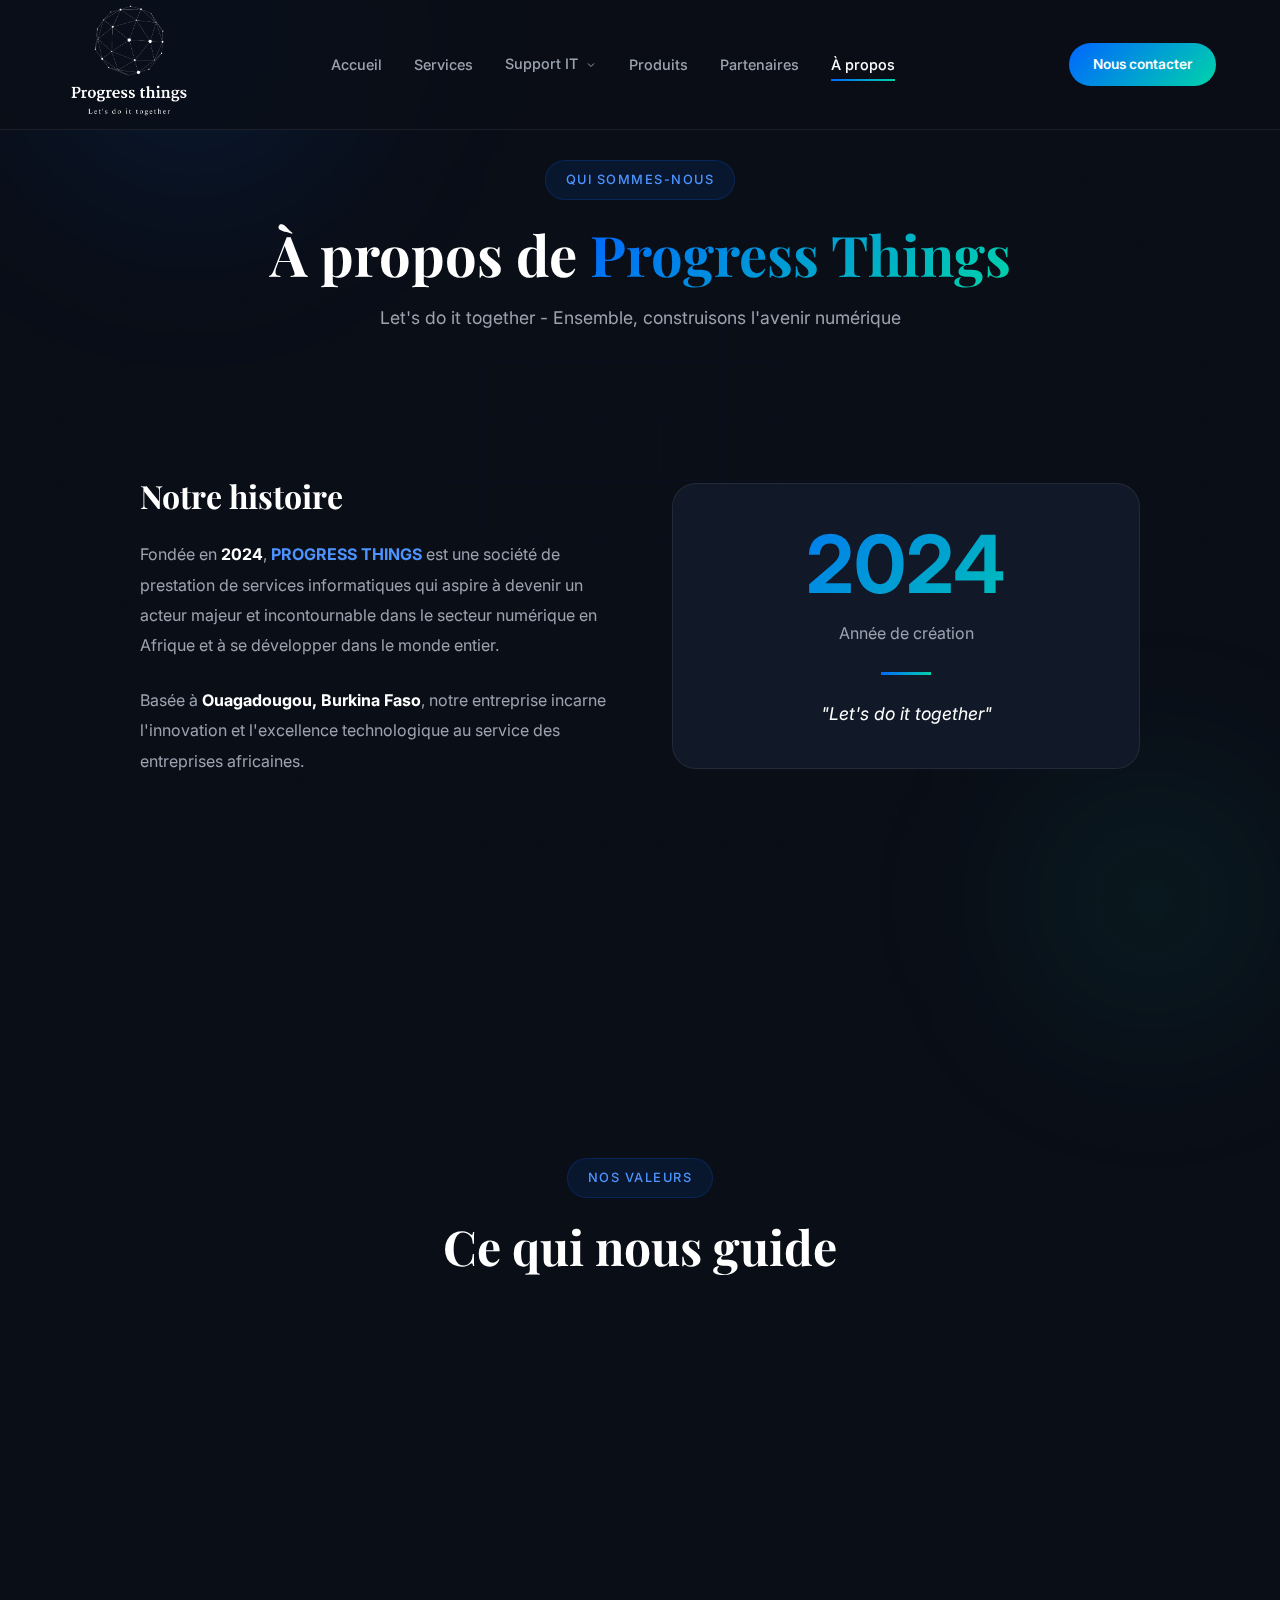
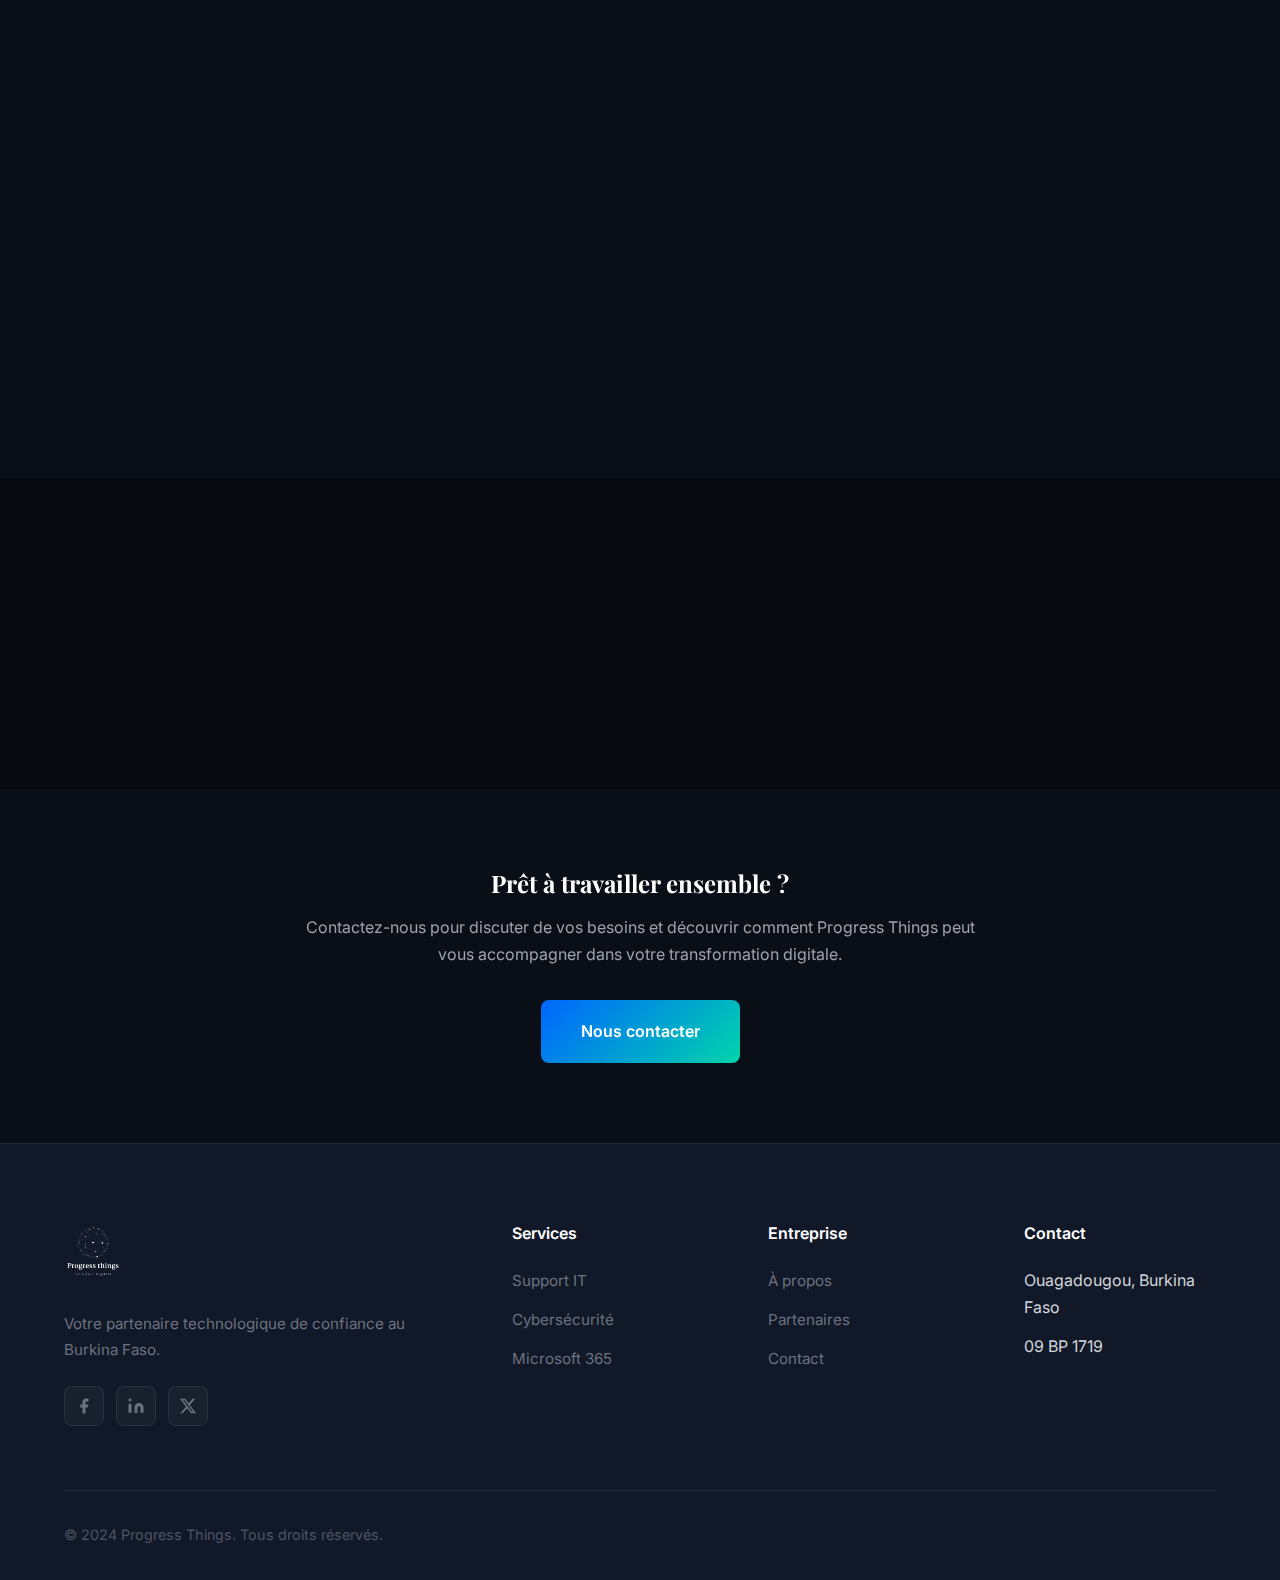
<file: apropos.html>
<!DOCTYPE html>
<html lang="fr">
<head>
    <meta charset="UTF-8">
    <meta name="viewport" content="width=device-width, initial-scale=1.0">
    <meta name="description" content="Découvrez ProgressThings, entreprise spécialisée dans les services informatiques, la sécurité réseau, le cloud et l’accompagnement digital des organisations au Burkina Faso." />
    <title>À propos | Progress Things - Burkina Faso</title>
    <meta name="description" content="Progress Things - Société de services informatiques fondée en 2024 à Ouagadougou. Let's do it together.">
    <link href="https://fonts.googleapis.com/css2?family=Playfair+Display:wght@400;500;600;700&family=Inter:wght@300;400;500;600;700&display=swap" rel="stylesheet">
    <link rel="stylesheet" href="styles.css">
</head>
<body>
    <div class="bg-grid"></div>
    <div class="bg-glow bg-glow-1"></div>
    <div class="bg-glow bg-glow-2"></div>

    <nav class="navbar" id="navbar">
        <a href="index.html" class="nav-logo"><img src="white_logo_transparent_background.png" alt="Progress Things"></a>
        <ul class="nav-menu" id="navMenu">
            <li><a href="index.html" class="nav-link">Accueil</a></li>
            <li><a href="services.html" class="nav-link">Services</a></li>
            <li class="nav-dropdown">
                <a href="#" class="nav-link nav-dropdown-toggle">Support IT<svg viewBox="0 0 24 24" fill="none" stroke="currentColor" stroke-width="2"><polyline points="6 9 12 15 18 9"/></svg></a>
                <div class="nav-dropdown-menu">
                    <a href="tarifs.html#abonnement">Abonnement</a>
                    <a href="tarifs.html#demande">À la demande</a>
                    <a href="m365.html">M365 International</a>
                </div>
            </li>
            <li><a href="produits.html" class="nav-link">Produits</a></li>
            <li><a href="partenaires.html" class="nav-link">Partenaires</a></li>
            <li><a href="apropos.html" class="nav-link active">À propos</a></li>
        </ul>
        <a href="contact.html" class="nav-cta desktop">Nous contacter</a>
        <div class="nav-toggle" id="navToggle"><span></span><span></span><span></span></div>
    </nav>

    <section class="page-hero">
        <span class="section-tag">Qui sommes-nous</span>
        <h1>À propos de <span class="gradient-text">Progress Things</span></h1>
        <p>Let's do it together - Ensemble, construisons l'avenir numérique</p>
    </section>

    <!-- About Content -->
    <section style="padding: 5rem 5%;">
        <div style="max-width: 1000px; margin: 0 auto;">
            <div style="display: grid; grid-template-columns: 1fr 1fr; gap: 4rem; align-items: center; margin-bottom: 5rem;">
                <div class="animate-on-scroll">
                    <h2 style="font-size: 2rem; margin-bottom: 1.5rem;">Notre histoire</h2>
                    <p style="color: var(--gray-400); line-height: 1.9; margin-bottom: 1.5rem;">
                        Fondée en <strong style="color: var(--white);">2024</strong>, <strong style="color: var(--primary-light);">PROGRESS THINGS</strong> est une société de prestation de services informatiques qui aspire à devenir un acteur majeur et incontournable dans le secteur numérique en Afrique et à se développer dans le monde entier.
                    </p>
                    <p style="color: var(--gray-400); line-height: 1.9;">
                        Basée à <strong style="color: var(--white);">Ouagadougou, Burkina Faso</strong>, notre entreprise incarne l'innovation et l'excellence technologique au service des entreprises africaines.
                    </p>
                </div>
                <div class="animate-on-scroll" style="transition-delay: 0.1s;">
                    <div style="background: var(--bg-card); border: 1px solid var(--border-color); border-radius: 24px; padding: 2.5rem; text-align: center;">
                        <div style="font-size: 5rem; font-weight: 700; background: var(--gradient-primary); -webkit-background-clip: text; -webkit-text-fill-color: transparent; line-height: 1;">2024</div>
                        <p style="color: var(--gray-400); margin-top: 1rem;">Année de création</p>
                        <div style="width: 50px; height: 3px; background: var(--gradient-primary); margin: 1.5rem auto;"></div>
                        <p style="color: var(--white); font-size: 1.1rem; font-style: italic;">"Let's do it together"</p>
                    </div>
                </div>
            </div>

            <!-- Slogan -->
            <div style="background: linear-gradient(135deg, rgba(0,102,255,0.1) 0%, rgba(0,212,170,0.05) 100%); border: 1px solid var(--border-color); border-radius: 24px; padding: 3rem; text-align: center; margin-bottom: 5rem;" class="animate-on-scroll">
                <h3 style="font-size: 2.5rem; margin-bottom: 1rem; font-family: 'Playfair Display', serif;">
                    <span style="background: var(--gradient-primary); -webkit-background-clip: text; -webkit-text-fill-color: transparent;">"Let's do it together"</span>
                </h3>
                <p style="color: var(--gray-400); font-size: 1.1rem; max-width: 600px; margin: 0 auto;">
                    Notre slogan reflète notre engagement à collaborer étroitement avec nos clients pour répondre à leurs besoins spécifiques.
                </p>
            </div>

            <!-- Values -->
            <div style="margin-bottom: 5rem;">
                <div class="section-header">
                    <span class="section-tag">Nos valeurs</span>
                    <h2>Ce qui nous guide</h2>
                </div>
                <div style="display: grid; grid-template-columns: repeat(3, 1fr); gap: 2rem;">
                    <div class="card animate-on-scroll" style="text-align: center;">
                        <div style="width: 70px; height: 70px; background: rgba(0,102,255,0.1); border-radius: 20px; display: flex; align-items: center; justify-content: center; margin: 0 auto 1.5rem;">
                            <svg width="32" height="32" viewBox="0 0 24 24" fill="none" stroke="var(--primary-light)" stroke-width="1.5"><path d="M22 11.08V12a10 10 0 1 1-5.93-9.14"/><polyline points="22 4 12 14.01 9 11.01"/></svg>
                        </div>
                        <h3 style="margin-bottom: 0.75rem; font-family: 'Inter', sans-serif;">Excellence</h3>
                        <p style="font-size: 0.95rem;">Nous nous engageons à offrir des solutions informatiques de haute qualité qui répondent aux exigences les plus élevées.</p>
                    </div>
                    <div class="card animate-on-scroll" style="text-align: center; transition-delay: 0.1s;">
                        <div style="width: 70px; height: 70px; background: rgba(0,212,170,0.1); border-radius: 20px; display: flex; align-items: center; justify-content: center; margin: 0 auto 1.5rem;">
                            <svg width="32" height="32" viewBox="0 0 24 24" fill="none" stroke="var(--secondary)" stroke-width="1.5"><path d="M17 21v-2a4 4 0 0 0-4-4H5a4 4 0 0 0-4 4v2"/><circle cx="9" cy="7" r="4"/><path d="M23 21v-2a4 4 0 0 0-3-3.87"/><path d="M16 3.13a4 4 0 0 1 0 7.75"/></svg>
                        </div>
                        <h3 style="margin-bottom: 0.75rem; font-family: 'Inter', sans-serif;">Collaboration</h3>
                        <p style="font-size: 0.95rem;">Nous travaillons main dans la main avec nos clients pour comprendre et répondre à leurs besoins spécifiques.</p>
                    </div>
                    <div class="card animate-on-scroll" style="text-align: center; transition-delay: 0.2s;">
                        <div style="width: 70px; height: 70px; background: rgba(108,92,231,0.1); border-radius: 20px; display: flex; align-items: center; justify-content: center; margin: 0 auto 1.5rem;">
                            <svg width="32" height="32" viewBox="0 0 24 24" fill="none" stroke="var(--accent-light)" stroke-width="1.5"><polygon points="12 2 2 7 12 12 22 7 12 2"/><polyline points="2 17 12 22 22 17"/><polyline points="2 12 12 17 22 12"/></svg>
                        </div>
                        <h3 style="margin-bottom: 0.75rem; font-family: 'Inter', sans-serif;">Innovation</h3>
                        <p style="font-size: 0.95rem;">Nous repoussons constamment les limites pour apporter des solutions innovantes adaptées au contexte africain.</p>
                    </div>
                </div>
            </div>

            <!-- Engagement & Équipe -->
            <div style="display: grid; grid-template-columns: 1fr 1fr; gap: 2rem;">
                <div class="card animate-on-scroll">
                    <h3 style="margin-bottom: 1rem; display: flex; align-items: center; gap: 0.75rem; font-family: 'Inter', sans-serif;">
                        <svg width="24" height="24" viewBox="0 0 24 24" fill="none" stroke="var(--primary-light)" stroke-width="1.5"><path d="M12 22s8-4 8-10V5l-8-3-8 3v7c0 6 8 10 8 10z"/></svg>
                        Notre engagement
                    </h3>
                    <p style="color: var(--gray-400); line-height: 1.9;">
                        Nous nous engageons à offrir des solutions informatiques de haute qualité qui répondent aux exigences variées de nos clients. Que vous soyez une petite ou grande entreprise, ou un utilisateur individuel, notre équipe d'experts est dédiée à fournir des services personnalisés qui favorisent votre croissance et votre succès.
                    </p>
                </div>
                <div class="card animate-on-scroll" style="transition-delay: 0.1s;">
                    <h3 style="margin-bottom: 1rem; display: flex; align-items: center; gap: 0.75rem; font-family: 'Inter', sans-serif;">
                        <svg width="24" height="24" viewBox="0 0 24 24" fill="none" stroke="var(--secondary)" stroke-width="1.5"><path d="M17 21v-2a4 4 0 0 0-4-4H5a4 4 0 0 0-4 4v2"/><circle cx="9" cy="7" r="4"/><path d="M23 21v-2a4 4 0 0 0-3-3.87"/><path d="M16 3.13a4 4 0 0 1 0 7.75"/></svg>
                        Notre équipe
                    </h3>
                    <p style="color: var(--gray-400); line-height: 1.9;">
                        Notre équipe est composée de professionnels expérimentés et passionnés par la technologie. Grâce à une formation continue et à une expertise diversifiée, nous sommes en mesure d'aborder les défis technologiques les plus complexes et d'apporter des solutions innovantes.
                    </p>
                </div>
            </div>
        </div>
    </section>

    <!-- Stats -->
    <section style="padding: 5rem 5%; background: rgba(0,0,0,0.3);">
        <div class="stats-grid" style="max-width: 1000px; margin: 0 auto;">
            <div class="stat-card animate-on-scroll">
                <div class="stat-number">2024</div>
                <div class="stat-label">Année de création</div>
            </div>
            <div class="stat-card animate-on-scroll" style="transition-delay: 0.1s;">
                <div class="stat-number">100%</div>
                <div class="stat-label">Produits authentiques</div>
            </div>
            <div class="stat-card animate-on-scroll" style="transition-delay: 0.2s;">
                <div class="stat-number">24/7</div>
                <div class="stat-label">Support disponible</div>
            </div>
            <div class="stat-card animate-on-scroll" style="transition-delay: 0.3s;">
                <div class="stat-number">3+</div>
                <div class="stat-label">Partenaires majeurs</div>
            </div>
        </div>
    </section>

    <!-- CTA -->
    <section style="padding: 5rem 5%;">
        <div style="max-width: 700px; margin: 0 auto; text-align: center;">
            <h2 style="margin-bottom: 1rem;">Prêt à travailler ensemble ?</h2>
            <p style="color: var(--gray-400); margin-bottom: 2rem;">Contactez-nous pour discuter de vos besoins et découvrir comment Progress Things peut vous accompagner dans votre transformation digitale.</p>
            <a href="contact.html" class="btn btn-primary btn-lg">Nous contacter</a>
        </div>
    </section>

    <footer class="footer">
        <div class="footer-grid">
            <div class="footer-brand">
                <img src="white_logo_transparent_background.png" alt="Progress Things">
                <p>Votre partenaire technologique de confiance au Burkina Faso.</p>
                <div class="footer-social">
                    <a href="https://web.facebook.com/profile.php?id=61580624773247" target="_blank"><svg viewBox="0 0 24 24"><path d="M18 2h-3a5 5 0 0 0-5 5v3H7v4h3v8h4v-8h3l1-4h-4V7a1 1 0 0 1 1-1h3z"/></svg></a>
                    <a href="https://www.linkedin.com/in/progress-things-ab9990346/" target="_blank"><svg viewBox="0 0 24 24"><path d="M16 8a6 6 0 0 1 6 6v7h-4v-7a2 2 0 0 0-2-2 2 2 0 0 0-2 2v7h-4v-7a6 6 0 0 1 6-6z"/><rect x="2" y="9" width="4" height="12"/><circle cx="4" cy="4" r="2"/></svg></a>
                    <a href="https://x.com/progress_things" target="_blank"><svg viewBox="0 0 24 24"><path d="M18.244 2.25h3.308l-7.227 8.26 8.502 11.24H16.17l-5.214-6.817L4.99 21.75H1.68l7.73-8.835L1.254 2.25H8.08l4.713 6.231zm-1.161 17.52h1.833L7.084 4.126H5.117z"/></svg></a>
                </div>
            </div>
            <div class="footer-column"><h4>Services</h4><ul><li><a href="services.html">Support IT</a></li><li><a href="services.html#securite">Cybersécurité</a></li><li><a href="m365.html">Microsoft 365</a></li></ul></div>
            <div class="footer-column"><h4>Entreprise</h4><ul><li><a href="apropos.html">À propos</a></li><li><a href="partenaires.html">Partenaires</a></li><li><a href="contact.html">Contact</a></li></ul></div>
            <div class="footer-column"><h4>Contact</h4><ul><li>Ouagadougou, Burkina Faso</li><li>09 BP 1719</li></ul></div>
        </div>
        <div class="footer-bottom"><p>© 2024 Progress Things. Tous droits réservés.</p></div>
    </footer>

    <script defer src="https://downloads-global.3cx.com/downloads/livechatandtalk/v1/callus.js" id="tcx-callus-js" charset="utf-8"></script>
    <script>
        const navToggle = document.getElementById('navToggle');
        const navMenu = document.getElementById('navMenu');
        navToggle.addEventListener('click', () => { navMenu.classList.toggle('active'); navToggle.classList.toggle('active'); });
        const navbar = document.getElementById('navbar');
        window.addEventListener('scroll', () => { navbar.classList.toggle('scrolled', window.scrollY > 50); });
        const observer = new IntersectionObserver((entries) => { entries.forEach(entry => { if (entry.isIntersecting) entry.target.classList.add('visible'); }); }, { threshold: 0.1 });
        document.querySelectorAll('.animate-on-scroll').forEach(el => observer.observe(el));
        window.addEventListener('load', function() { if (typeof CallUsWidget !== 'undefined') CallUsWidget.init({ id: 'LiveChat5906', company: 'Progress Things', server: '1745.3cx.cloud' }); });
    </script>
    <call-us-selector phonesystem-url="https://1745.3cx.cloud" party="LiveChat302601"></call-us-selector>
<script defer src="https://downloads-global.3cx.com/downloads/livechatandtalk/v1/callus.js" id="tcx-callus-js" charset="utf-8"></script>

    <script>
        const navToggle = document.getElementById('navToggle');
        const navMenu = document.getElementById('navMenu');

        if (navToggle && navMenu) {
            navToggle.addEventListener('click', () => {
                // Ouvre/Ferme le menu
                navMenu.classList.toggle('active');
                // Transforme le bouton en croix (X)
                navToggle.classList.toggle('active');
            });

            // Ferme le menu si on clique sur un lien (utile pour les ancres #)
            document.querySelectorAll('.nav-link').forEach(link => {
                link.addEventListener('click', () => {
                    navMenu.classList.remove('active');
                    navToggle.classList.remove('active');
                });
            });
        }
    </script>

    <!-- 3CX Live Chat -->
    <call-us-selector 
        phonesystem-url="https://1745.3cx.cloud" 
        party="LiveChat430671"
        style="position:fixed; z-index: 999999; right: 20px; bottom: 20px;"
        animation-style="reflection"
        minimized-style="bubbleright"
        lang="fr"
        greeting-visibility="show"
        greeting-offline-visibility="show"
        chat-delay="2000"
        allow-call="true"
        authentication="both">
    </call-us-selector>
    
    <script defer src="https://downloads-global.3cx.com/downloads/livechatandtalk/v1/callus.js" id="tcx-callus-js" charset="utf-8"></script>
</body>
</html>
</file>
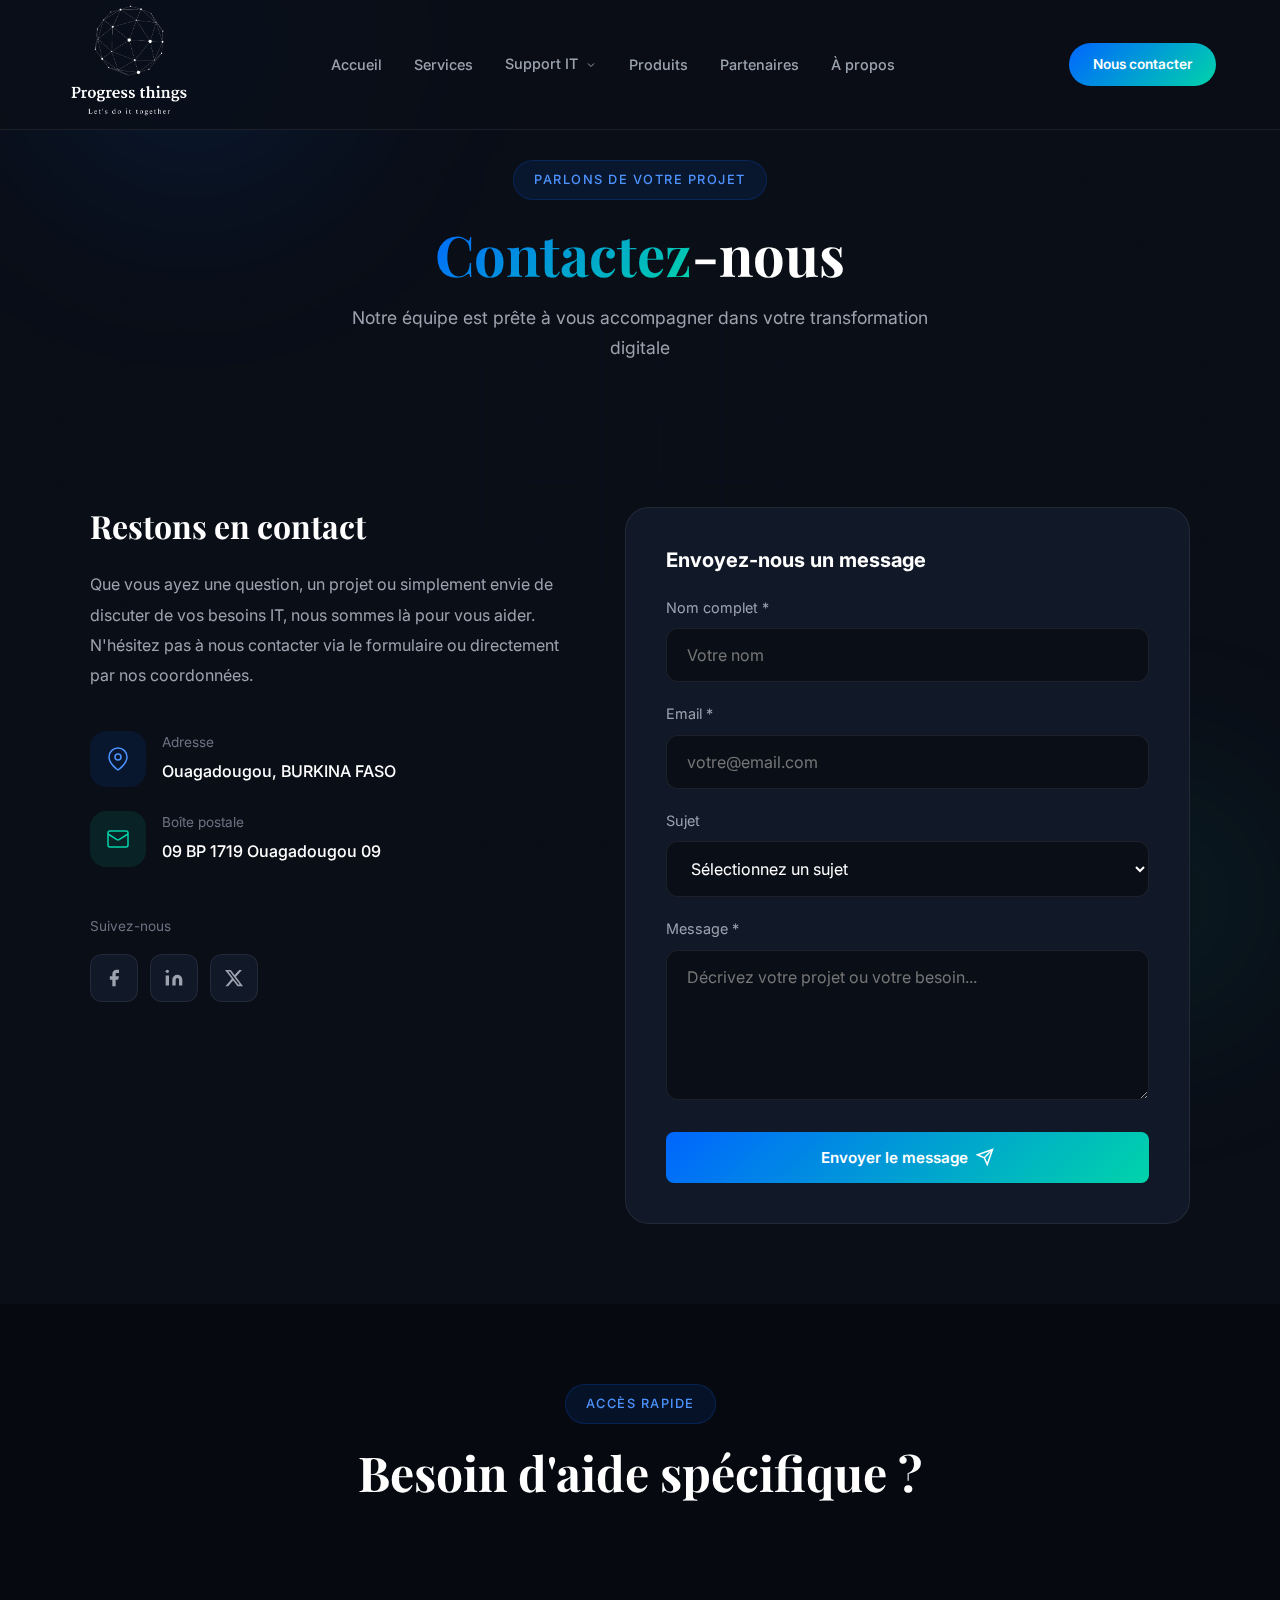
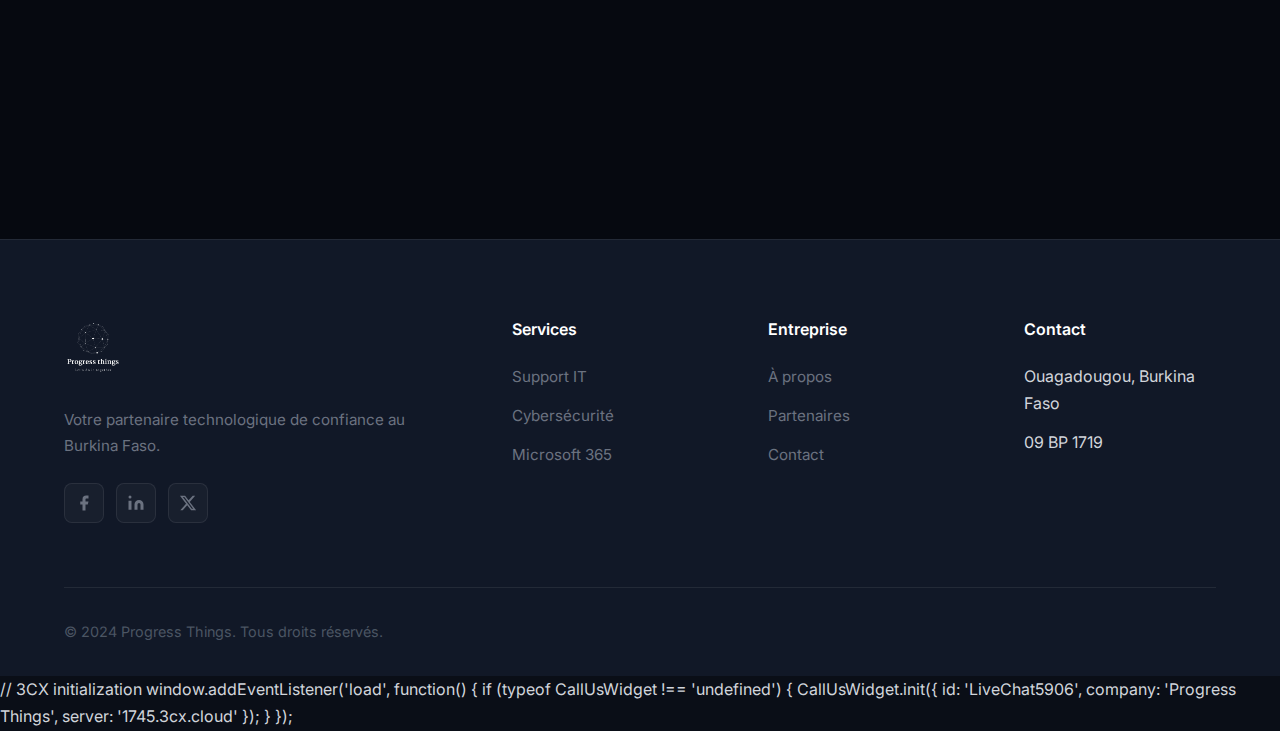
<file: contact.html>
<!DOCTYPE html>
<html lang="fr">
<head>
    <meta charset="UTF-8">
    <meta name="viewport" content="width=device-width, initial-scale=1.0">
    <title>Contact | Progress Things - Ouagadougou, Burkina Faso</title>
    <meta name="description" content="Contactez Progress Things - Ouagadougou, Burkina Faso. Support IT, cybersécurité, Microsoft 365.">
    <link href="https://fonts.googleapis.com/css2?family=Playfair+Display:wght@400;500;600;700&family=Inter:wght@300;400;500;600;700&display=swap" rel="stylesheet">
    <link rel="stylesheet" href="styles.css">
</head>
<body>
    <div class="bg-grid"></div>
    <div class="bg-glow bg-glow-1"></div>
    <div class="bg-glow bg-glow-2"></div>

    <nav class="navbar" id="navbar">
        <a href="index.html" class="nav-logo"><img src="white_logo_transparent_background.png" alt="Progress Things"></a>
        <ul class="nav-menu" id="navMenu">
            <li><a href="index.html" class="nav-link">Accueil</a></li>
            <li><a href="services.html" class="nav-link">Services</a></li>
            <li class="nav-dropdown">
                <a href="#" class="nav-link nav-dropdown-toggle">Support IT<svg viewBox="0 0 24 24" fill="none" stroke="currentColor" stroke-width="2"><polyline points="6 9 12 15 18 9"/></svg></a>
                <div class="nav-dropdown-menu">
                    <a href="tarifs.html#abonnement">Abonnement</a>
                    <a href="tarifs.html#demande">À la demande</a>
                    <a href="m365.html">M365 International</a>
                </div>
            </li>
            <li><a href="produits.html" class="nav-link">Produits</a></li>
            <li><a href="partenaires.html" class="nav-link">Partenaires</a></li>
            <li><a href="apropos.html" class="nav-link">À propos</a></li>
        </ul>
        <a href="contact.html" class="nav-cta desktop active">Nous contacter</a>
        <div class="nav-toggle" id="navToggle"><span></span><span></span><span></span></div>
    </nav>

    <section class="page-hero">
        <span class="section-tag">Parlons de votre projet</span>
        <h1><span class="gradient-text">Contactez</span>-nous</h1>
        <p>Notre équipe est prête à vous accompagner dans votre transformation digitale</p>
    </section>

    <!-- Contact Section -->
    <section style="padding: 5rem 5%;">
        <div style="max-width: 1100px; margin: 0 auto; display: grid; grid-template-columns: 1fr 1.2fr; gap: 4rem; align-items: start;">
            <div class="animate-on-scroll">
                <h2 style="font-size: 2rem; margin-bottom: 1.5rem;">Restons en contact</h2>
                <p style="color: var(--gray-400); line-height: 1.9; margin-bottom: 2.5rem;">
                    Que vous ayez une question, un projet ou simplement envie de discuter de vos besoins IT, nous sommes là pour vous aider. N'hésitez pas à nous contacter via le formulaire ou directement par nos coordonnées.
                </p>

                <div style="display: flex; flex-direction: column; gap: 1.5rem; margin-bottom: 3rem;">
                    <div style="display: flex; align-items: flex-start; gap: 1rem;">
                        <div style="width: 56px; height: 56px; background: rgba(0,102,255,0.1); border-radius: 16px; display: flex; align-items: center; justify-content: center; flex-shrink: 0;">
                            <svg width="24" height="24" viewBox="0 0 24 24" fill="none" stroke="var(--primary-light)" stroke-width="1.5"><path d="M21 10c0 7-9 13-9 13s-9-6-9-13a9 9 0 0 1 18 0z"/><circle cx="12" cy="10" r="3"/></svg>
                        </div>
                        <div>
                            <div style="color: var(--gray-500); font-size: 0.85rem; margin-bottom: 0.25rem;">Adresse</div>
                            <div style="color: var(--white); font-weight: 500;">Ouagadougou, BURKINA FASO</div>
                        </div>
                    </div>
                    <div style="display: flex; align-items: flex-start; gap: 1rem;">
                        <div style="width: 56px; height: 56px; background: rgba(0,212,170,0.1); border-radius: 16px; display: flex; align-items: center; justify-content: center; flex-shrink: 0;">
                            <svg width="24" height="24" viewBox="0 0 24 24" fill="none" stroke="var(--secondary)" stroke-width="1.5"><rect x="2" y="4" width="20" height="16" rx="2"/><path d="m22 7-8.97 5.7a1.94 1.94 0 0 1-2.06 0L2 7"/></svg>
                        </div>
                        <div>
                            <div style="color: var(--gray-500); font-size: 0.85rem; margin-bottom: 0.25rem;">Boîte postale</div>
                            <div style="color: var(--white); font-weight: 500;">09 BP 1719 Ouagadougou 09</div>
                        </div>
                    </div>
                </div>

                <!-- Social Links -->
                <div>
                    <div style="color: var(--gray-500); font-size: 0.85rem; margin-bottom: 1rem;">Suivez-nous</div>
                    <div style="display: flex; gap: 0.75rem;">
                        <a href="https://web.facebook.com/profile.php?id=61580624773247" target="_blank" style="width: 48px; height: 48px; background: var(--bg-card); border: 1px solid var(--border-color); border-radius: 12px; display: flex; align-items: center; justify-content: center; transition: 0.3s;">
                            <svg width="20" height="20" viewBox="0 0 24 24" fill="var(--gray-400)"><path d="M18 2h-3a5 5 0 0 0-5 5v3H7v4h3v8h4v-8h3l1-4h-4V7a1 1 0 0 1 1-1h3z"/></svg>
                        </a>
                        <a href="https://www.linkedin.com/in/progress-things-ab9990346/" target="_blank" style="width: 48px; height: 48px; background: var(--bg-card); border: 1px solid var(--border-color); border-radius: 12px; display: flex; align-items: center; justify-content: center; transition: 0.3s;">
                            <svg width="20" height="20" viewBox="0 0 24 24" fill="var(--gray-400)"><path d="M16 8a6 6 0 0 1 6 6v7h-4v-7a2 2 0 0 0-2-2 2 2 0 0 0-2 2v7h-4v-7a6 6 0 0 1 6-6z"/><rect x="2" y="9" width="4" height="12"/><circle cx="4" cy="4" r="2"/></svg>
                        </a>
                        <a href="https://x.com/progress_things" target="_blank" style="width: 48px; height: 48px; background: var(--bg-card); border: 1px solid var(--border-color); border-radius: 12px; display: flex; align-items: center; justify-content: center; transition: 0.3s;">
                            <svg width="20" height="20" viewBox="0 0 24 24" fill="var(--gray-400)"><path d="M18.244 2.25h3.308l-7.227 8.26 8.502 11.24H16.17l-5.214-6.817L4.99 21.75H1.68l7.73-8.835L1.254 2.25H8.08l4.713 6.231zm-1.161 17.52h1.833L7.084 4.126H5.117z"/></svg>
                        </a>
                    </div>
                </div>
            </div>

            <!-- Form -->
            <div class="animate-on-scroll" style="transition-delay: 0.1s;">
                <form id="contactForm" style="background: var(--bg-card); border: 1px solid var(--border-color); border-radius: 24px; padding: 2.5rem;">
                    <h3 style="font-size: 1.25rem; margin-bottom: 1.5rem; font-family: 'Inter', sans-serif;">Envoyez-nous un message</h3>
                    
                    <div style="margin-bottom: 1.25rem;">
                        <label style="display: block; font-size: 0.9rem; color: var(--gray-400); margin-bottom: 0.5rem;">Nom complet *</label>
                        <input type="text" name="name" placeholder="Votre nom" required style="width: 100%; padding: 1rem 1.25rem; background: var(--bg-dark); border: 1px solid var(--border-color); border-radius: 12px; color: var(--white); font-family: inherit; font-size: 1rem; transition: 0.3s; outline: none;">
                    </div>
                    
                    <div style="margin-bottom: 1.25rem;">
                        <label style="display: block; font-size: 0.9rem; color: var(--gray-400); margin-bottom: 0.5rem;">Email *</label>
                        <input type="email" name="email" placeholder="votre@email.com" required style="width: 100%; padding: 1rem 1.25rem; background: var(--bg-dark); border: 1px solid var(--border-color); border-radius: 12px; color: var(--white); font-family: inherit; font-size: 1rem; transition: 0.3s; outline: none;">
                    </div>
                    
                    <div style="margin-bottom: 1.25rem;">
                        <label style="display: block; font-size: 0.9rem; color: var(--gray-400); margin-bottom: 0.5rem;">Sujet</label>
                        <select name="subject" style="width: 100%; padding: 1rem 1.25rem; background: var(--bg-dark); border: 1px solid var(--border-color); border-radius: 12px; color: var(--white); font-family: inherit; font-size: 1rem; transition: 0.3s; outline: none; cursor: pointer;">
                            <option value="">Sélectionnez un sujet</option>
                            <option value="support">Support IT</option>
                            <option value="m365">Microsoft 365</option>
                            <option value="securite">Cybersécurité</option>
                            <option value="materiel">Matériel informatique</option>
                            <option value="devis">Demande de devis</option>
                            <option value="autre">Autre</option>
                        </select>
                    </div>
                    
                    <div style="margin-bottom: 1.5rem;">
                        <label style="display: block; font-size: 0.9rem; color: var(--gray-400); margin-bottom: 0.5rem;">Message *</label>
                        <textarea name="message" placeholder="Décrivez votre projet ou votre besoin..." required style="width: 100%; padding: 1rem 1.25rem; background: var(--bg-dark); border: 1px solid var(--border-color); border-radius: 12px; color: var(--white); font-family: inherit; font-size: 1rem; transition: 0.3s; outline: none; min-height: 150px; resize: vertical;"></textarea>
                    </div>
                    
                    <button type="submit" class="btn btn-primary" style="width: 100%; justify-content: center;">
                        Envoyer le message
                        <svg width="18" height="18" viewBox="0 0 24 24" fill="none" stroke="currentColor" stroke-width="2"><line x1="22" y1="2" x2="11" y2="13"/><polygon points="22 2 15 22 11 13 2 9 22 2"/></svg>
                    </button>
                </form>
            </div>
        </div>
    </section>

    <!-- Quick Links -->
    <section style="padding: 5rem 5%; background: rgba(0,0,0,0.3);">
        <div class="section-header">
            <span class="section-tag">Accès rapide</span>
            <h2>Besoin d'aide spécifique ?</h2>
        </div>
        <div style="display: grid; grid-template-columns: repeat(3, 1fr); gap: 1.5rem; max-width: 1000px; margin: 0 auto;">
            <a href="tarifs.html" class="card animate-on-scroll" style="text-decoration: none; text-align: center;">
                <div style="width: 60px; height: 60px; background: rgba(0,102,255,0.1); border-radius: 16px; display: flex; align-items: center; justify-content: center; margin: 0 auto 1rem;">
                    <svg width="28" height="28" viewBox="0 0 24 24" fill="none" stroke="var(--primary-light)" stroke-width="1.5"><path d="M21 16V8a2 2 0 0 0-1-1.73l-7-4a2 2 0 0 0-2 0l-7 4A2 2 0 0 0 3 8v8a2 2 0 0 0 1 1.73l7 4a2 2 0 0 0 2 0l7-4A2 2 0 0 0 21 16z"/></svg>
                </div>
                <h3 style="margin-bottom: 0.5rem; font-family: 'Inter', sans-serif; font-size: 1rem;">Support IT</h3>
                <p style="color: var(--gray-500); font-size: 0.9rem;">Voir nos tarifs support</p>
            </a>
            <a href="m365.html" class="card animate-on-scroll" style="text-decoration: none; text-align: center; transition-delay: 0.1s;">
                <div style="width: 60px; height: 60px; background: rgba(0,212,170,0.1); border-radius: 16px; display: flex; align-items: center; justify-content: center; margin: 0 auto 1rem;">
                    <svg width="28" height="28" viewBox="0 0 24 24" fill="none" stroke="var(--secondary)" stroke-width="1.5"><rect x="3" y="3" width="18" height="18" rx="2" ry="2"/><line x1="3" y1="9" x2="21" y2="9"/><line x1="9" y1="21" x2="9" y2="9"/></svg>
                </div>
                <h3 style="margin-bottom: 0.5rem; font-family: 'Inter', sans-serif; font-size: 1rem;">Microsoft 365</h3>
                <p style="color: var(--gray-500); font-size: 0.9rem;">Offre internationale</p>
            </a>
            <a href="partenaires.html" class="card animate-on-scroll" style="text-decoration: none; text-align: center; transition-delay: 0.2s;">
                <div style="width: 60px; height: 60px; background: rgba(108,92,231,0.1); border-radius: 16px; display: flex; align-items: center; justify-content: center; margin: 0 auto 1rem;">
                    <svg width="28" height="28" viewBox="0 0 24 24" fill="none" stroke="var(--accent-light)" stroke-width="1.5"><path d="M12 22s8-4 8-10V5l-8-3-8 3v7c0 6 8 10 8 10z"/></svg>
                </div>
                <h3 style="margin-bottom: 0.5rem; font-family: 'Inter', sans-serif; font-size: 1rem;">Cybersécurité</h3>
                <p style="color: var(--gray-500); font-size: 0.9rem;">ESET & Fortinet</p>
            </a>
        </div>
    </section>

    <footer class="footer">
        <div class="footer-grid">
            <div class="footer-brand">
                <img src="white_logo_transparent_background.png" alt="Progress Things">
                <p>Votre partenaire technologique de confiance au Burkina Faso.</p>
                <div class="footer-social">
                    <a href="https://web.facebook.com/profile.php?id=61580624773247" target="_blank"><svg viewBox="0 0 24 24"><path d="M18 2h-3a5 5 0 0 0-5 5v3H7v4h3v8h4v-8h3l1-4h-4V7a1 1 0 0 1 1-1h3z"/></svg></a>
                    <a href="https://www.linkedin.com/in/progress-things-ab9990346/" target="_blank"><svg viewBox="0 0 24 24"><path d="M16 8a6 6 0 0 1 6 6v7h-4v-7a2 2 0 0 0-2-2 2 2 0 0 0-2 2v7h-4v-7a6 6 0 0 1 6-6z"/><rect x="2" y="9" width="4" height="12"/><circle cx="4" cy="4" r="2"/></svg></a>
                    <a href="https://x.com/progress_things" target="_blank"><svg viewBox="0 0 24 24"><path d="M18.244 2.25h3.308l-7.227 8.26 8.502 11.24H16.17l-5.214-6.817L4.99 21.75H1.68l7.73-8.835L1.254 2.25H8.08l4.713 6.231zm-1.161 17.52h1.833L7.084 4.126H5.117z"/></svg></a>
                </div>
            </div>
            <div class="footer-column"><h4>Services</h4><ul><li><a href="services.html">Support IT</a></li><li><a href="services.html#securite">Cybersécurité</a></li><li><a href="m365.html">Microsoft 365</a></li></ul></div>
            <div class="footer-column"><h4>Entreprise</h4><ul><li><a href="apropos.html">À propos</a></li><li><a href="partenaires.html">Partenaires</a></li><li><a href="contact.html">Contact</a></li></ul></div>
            <div class="footer-column"><h4>Contact</h4><ul><li>Ouagadougou, Burkina Faso</li><li>09 BP 1719</li></ul></div>
        </div>
        <div class="footer-bottom"><p>© 2024 Progress Things. Tous droits réservés.</p></div>
    </footer>

    <script defer src="https://downloads-global.3cx.com/downloads/livechatandtalk/v1/callus.js" id="tcx-callus-js" charset="utf-8"></script>
    <script>
        const navToggle = document.getElementById('navToggle');
        const navMenu = document.getElementById('navMenu');
        navToggle.addEventListener('click', () => { navMenu.classList.toggle('active'); navToggle.classList.toggle('active'); });
        const navbar = document.getElementById('navbar');
        window.addEventListener('scroll', () => { navbar.classList.toggle('scrolled', window.scrollY > 50); });
        const observer = new IntersectionObserver((entries) => { entries.forEach(entry => { if (entry.isIntersecting) entry.target.classList.add('visible'); }); }, { threshold: 0.1 });
        document.querySelectorAll('.animate-on-scroll').forEach(el => observer.observe(el));
        
        // Form handling
        document.getElementById('contactForm').addEventListener('submit', function(e) {
            e.preventDefault();
            alert('Merci pour votre message ! Nous vous contacterons très bientôt.');
            this.reset();
        });
        
        // Input focus styles
        document.querySelectorAll('input, textarea, select').forEach(el => {
            el.addEventListener('focus', function() { this.style.borderColor = 'var(--primary)'; });
            el.addEventListener('blur', function() { this.style.borderColor = 'var(--border-color)'; });
        });
        
        window.addEventListener('load', function() { if (typeof CallUsWidget !== 'undefined') CallUsWidget.init({ id: 'LiveChat5906', company: 'Progress Things', server: '1745.3cx.cloud' }); });
    </script>
    <call-us-selector phonesystem-url="https://1745.3cx.cloud" party="LiveChat302601"></call-us-selector>
<script defer src="https://downloads-global.3cx.com/downloads/livechatandtalk/v1/callus.js" id="tcx-callus-js" charset="utf-8"></script>
<script>
        const navToggle = document.getElementById('navToggle');
        const navMenu = document.getElementById('navMenu');

        if (navToggle && navMenu) {
            navToggle.addEventListener('click', () => {
                // Ouvre/Ferme le menu
                navMenu.classList.toggle('active');
                // Transforme le bouton en croix (X)
                navToggle.classList.toggle('active');
            });

            // Ferme le menu si on clique sur un lien (utile pour les ancres #)
            document.querySelectorAll('.nav-link').forEach(link => {
                link.addEventListener('click', () => {
                    navMenu.classList.remove('active');
                    navToggle.classList.remove('active');
                });
            });
        }
    </script>
 // 3CX initialization
        window.addEventListener('load', function() {
            if (typeof CallUsWidget !== 'undefined') {
                CallUsWidget.init({ id: 'LiveChat5906', company: 'Progress Things', server: '1745.3cx.cloud' });
            }
        });
    </script>
    <call-us-selector 
    phonesystem-url="https://1745.3cx.cloud" 
    party="LiveChat600395"
    id="wp-live-chat-by-3CX"
    style="position:fixed; z-index: 999999; right: 20px; bottom: 20px; max-width: 90vw;"
    animation-style="reflection"
    minimized-style="bubbleright"
    lang="fr"
    greeting-visibility="show"
    greeting-offline-visibility="show"
    chat-delay="2000"
    allow-call="true"
    authentication="both">
</call-us-selector>

<script defer src="https://downloads-global.3cx.com/downloads/livechatandtalk/v1/callus.js" id="tcx-callus-js" charset="utf-8"></script>

<style>
    /* Correction pour empêcher le chat de déborder */
    #wp-live-chat-by-3CX-container {
        z-index: 999999 !important;
        bottom: 20px !important;
        right: 20px !important;
    }
    
    /* Si la fenêtre dépasse sur mobile */
    @media screen and (max-width: 480px) {
        call-us-selector {
            right: 10px !important;
            bottom: 10px !important;
        }
    }
</style>
    
</body>
</html>
</file>
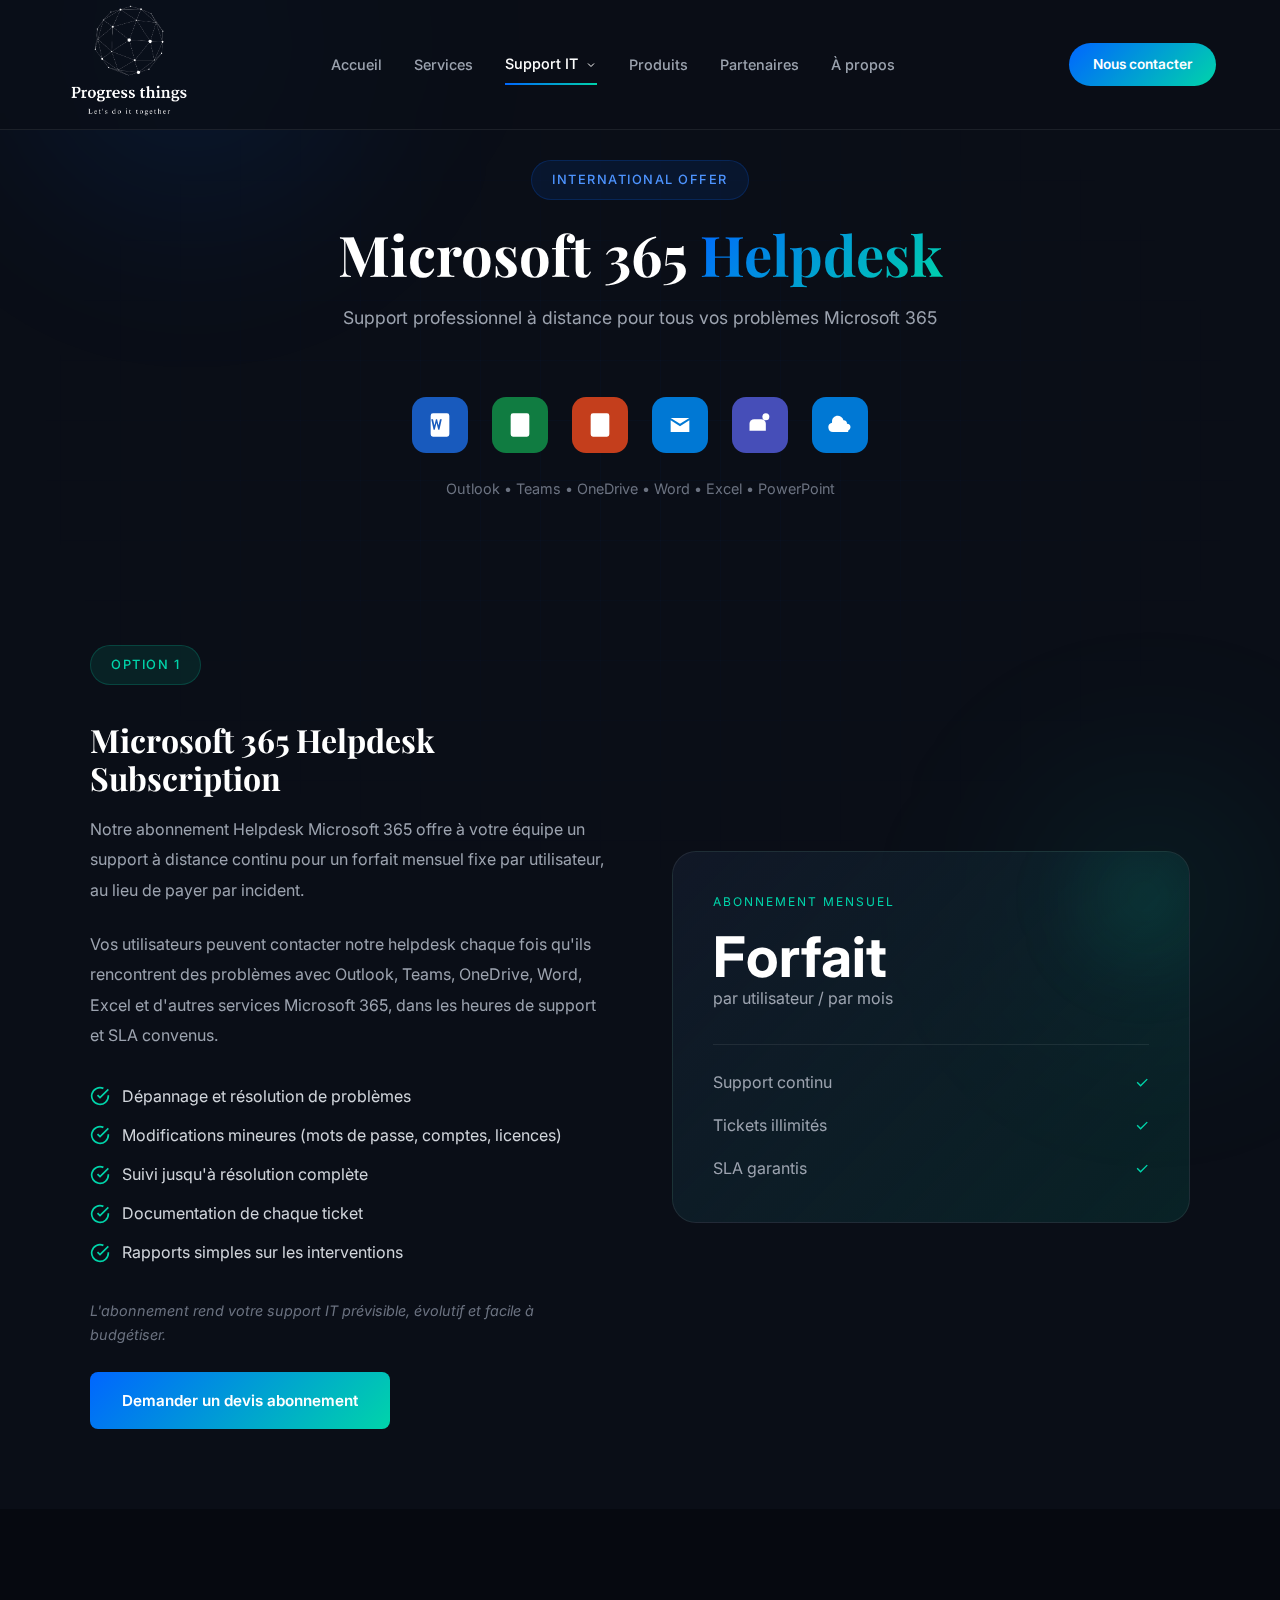
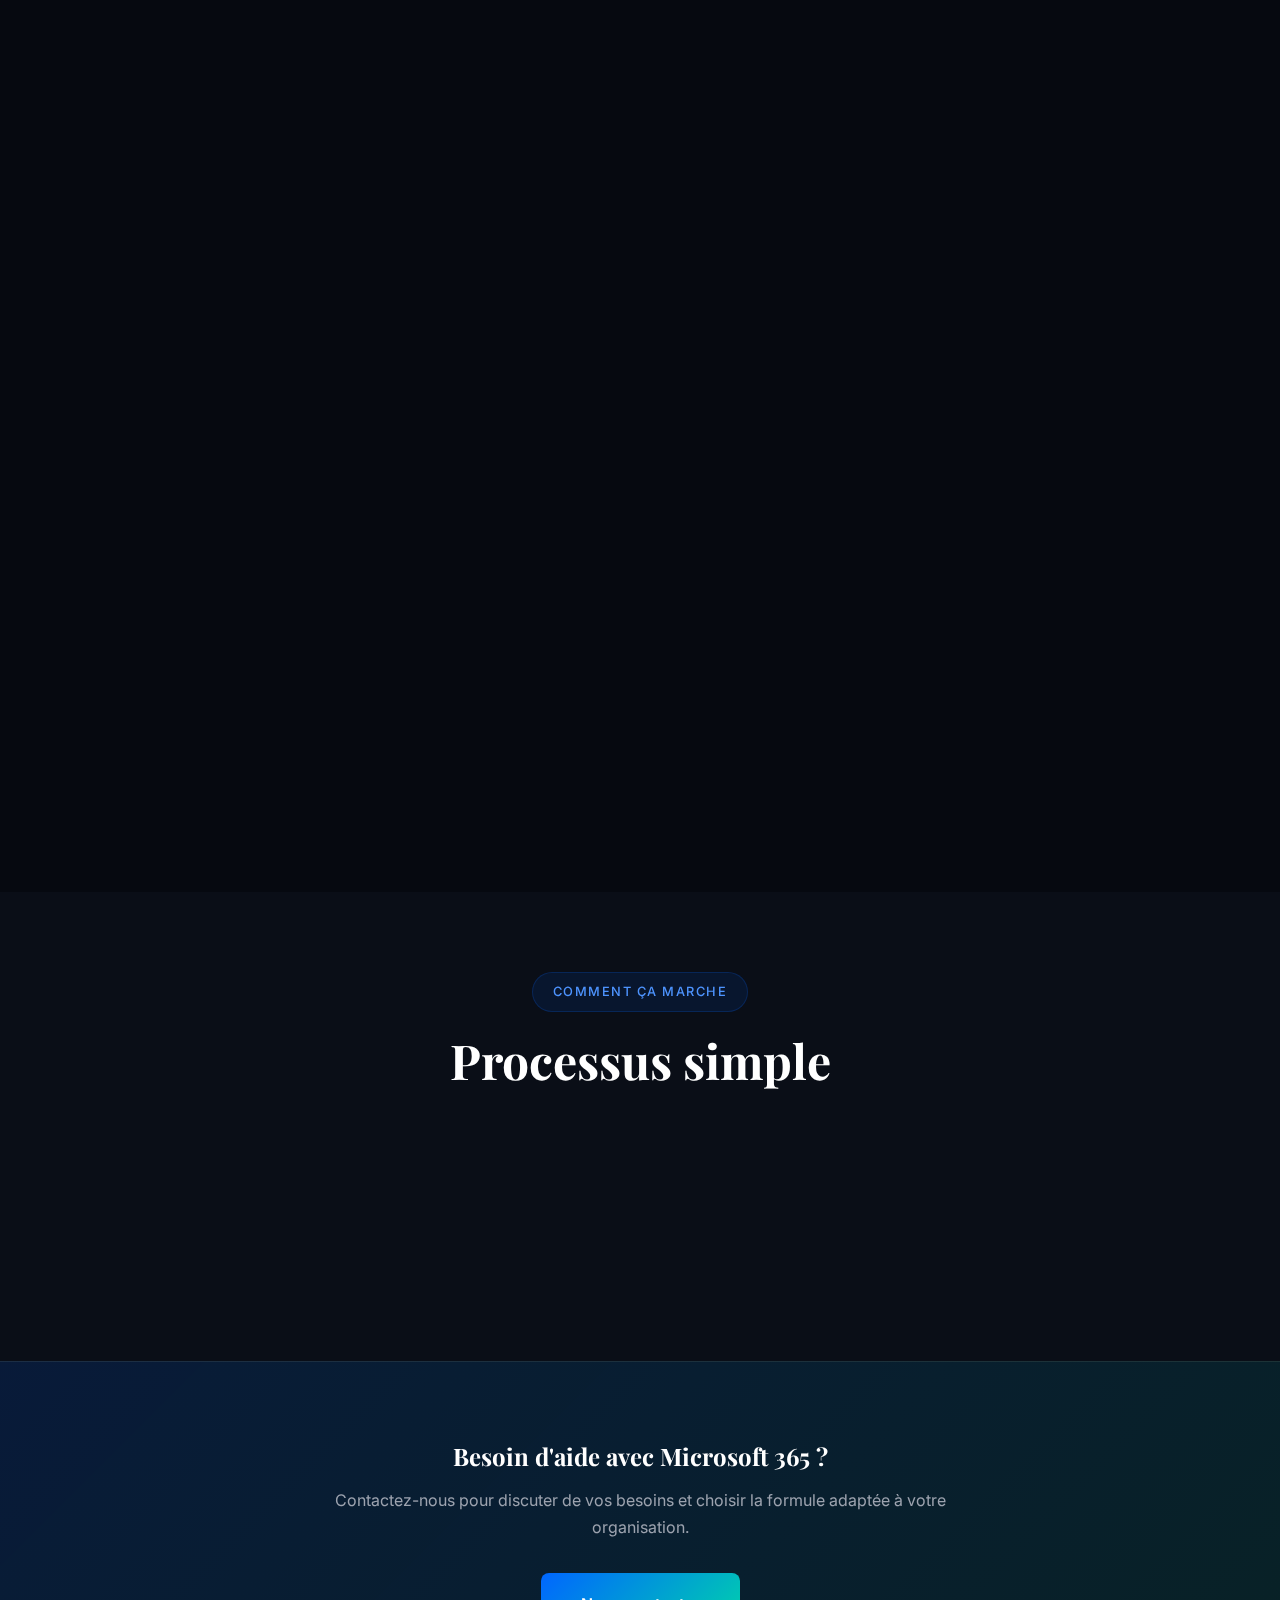
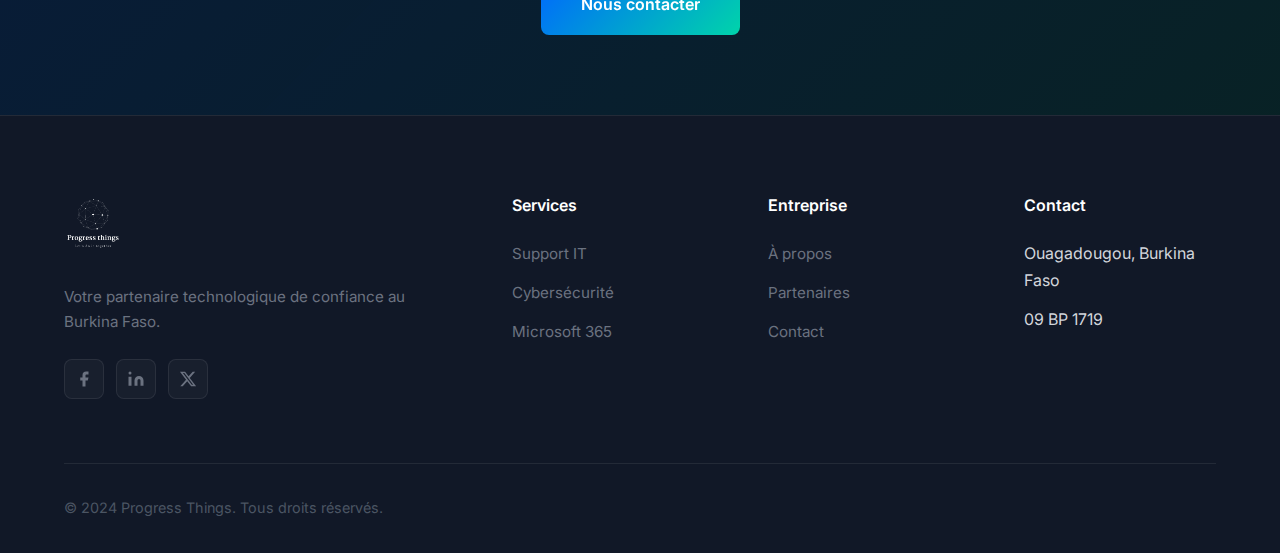
<file: m365.html>
<!DOCTYPE html>
<html lang="fr">
<head>
    <meta charset="UTF-8">
    <meta name="viewport" content="width=device-width, initial-scale=1.0">
    <title>Microsoft 365 - International Offer | Progress Things</title>
    <meta name="description" content="Microsoft 365 Helpdesk - Support à distance pour Outlook, Teams, OneDrive, Word, Excel. Abonnement ou à la demande.">
    <link href="https://fonts.googleapis.com/css2?family=Playfair+Display:wght@400;500;600;700&family=Inter:wght@300;400;500;600;700&display=swap" rel="stylesheet">
    <link rel="stylesheet" href="styles.css">
</head>
<body>
    <div class="bg-grid"></div>
    <div class="bg-glow bg-glow-1"></div>
    <div class="bg-glow bg-glow-2"></div>

    <nav class="navbar" id="navbar">
        <a href="index.html" class="nav-logo"><img src="white_logo_transparent_background.png" alt="Progress Things"></a>
        <ul class="nav-menu" id="navMenu">
            <li><a href="index.html" class="nav-link">Accueil</a></li>
            <li><a href="services.html" class="nav-link">Services</a></li>
            <li class="nav-dropdown">
                <a href="#" class="nav-link nav-dropdown-toggle active">Support IT<svg viewBox="0 0 24 24" fill="none" stroke="currentColor" stroke-width="2"><polyline points="6 9 12 15 18 9"/></svg></a>
                <div class="nav-dropdown-menu">
                    <a href="tarifs.html#abonnement">Abonnement</a>
                    <a href="tarifs.html#demande">À la demande</a>
                    <a href="m365.html">M365 International</a>
                </div>
            </li>
            <li><a href="produits.html" class="nav-link">Produits</a></li>
            <li><a href="partenaires.html" class="nav-link">Partenaires</a></li>
            <li><a href="apropos.html" class="nav-link">À propos</a></li>
        </ul>
        <a href="contact.html" class="nav-cta desktop">Nous contacter</a>
        <div class="nav-toggle" id="navToggle"><span></span><span></span><span></span></div>
    </nav>

    <section class="page-hero" style="padding-bottom: 2rem;">
        <span class="section-tag">International Offer</span>
        <h1>Microsoft 365 <span class="gradient-text">Helpdesk</span></h1>
        <p>Support professionnel à distance pour tous vos problèmes Microsoft 365</p>
    </section>

    <!-- Apps Showcase -->
    <section style="padding: 2rem 5% 4rem;">
        <div style="display: flex; justify-content: center; gap: 1.5rem; flex-wrap: wrap; max-width: 700px; margin: 0 auto;">
            <div style="background: #185abd; width: 56px; height: 56px; border-radius: 14px; display: flex; align-items: center; justify-content: center;" class="animate-on-scroll">
                <svg width="28" height="28" viewBox="0 0 24 24" fill="white"><path d="M6 2h12a2 2 0 012 2v16a2 2 0 01-2 2H6a2 2 0 01-2-2V4a2 2 0 012-2zm1.5 14l1.5-6 1.5 6h1l2-9h-1.5l-1.25 5.5L9.5 7h-1l-1.25 5.5L6 7H4.5l2 9h1z"/></svg>
            </div>
            <div style="background: #107c41; width: 56px; height: 56px; border-radius: 14px; display: flex; align-items: center; justify-content: center;" class="animate-on-scroll" data-delay="0.05">
                <svg width="28" height="28" viewBox="0 0 24 24" fill="white"><path d="M6 2h12a2 2 0 012 2v16a2 2 0 01-2 2H6a2 2 0 01-2-2V4a2 2 0 012-2zm3 14l2-3.5L9 9h1.5l1 2 1-2H14l-2 3.5 2 3.5h-1.5l-1-2-1 2H9z"/></svg>
            </div>
            <div style="background: #c43e1c; width: 56px; height: 56px; border-radius: 14px; display: flex; align-items: center; justify-content: center;" class="animate-on-scroll" data-delay="0.1">
                <svg width="28" height="28" viewBox="0 0 24 24" fill="white"><path d="M6 2h12a2 2 0 012 2v16a2 2 0 01-2 2H6a2 2 0 01-2-2V4a2 2 0 012-2zm2 14v-9h3.5a2.5 2.5 0 010 5H9.5v4H8zm1.5-5.5h2a1 1 0 000-2h-2v2z"/></svg>
            </div>
            <div style="background: #0078d4; width: 56px; height: 56px; border-radius: 14px; display: flex; align-items: center; justify-content: center;" class="animate-on-scroll" data-delay="0.15">
                <svg width="28" height="28" viewBox="0 0 24 24" fill="white"><path d="M12 13l-8-5v10h16V8l-8 5zm8-7H4l8 5 8-5z"/></svg>
            </div>
            <div style="background: #464eb8; width: 56px; height: 56px; border-radius: 14px; display: flex; align-items: center; justify-content: center;" class="animate-on-scroll" data-delay="0.2">
                <svg width="28" height="28" viewBox="0 0 24 24" fill="white"><circle cx="17" cy="5" r="3"/><path d="M12 7H7a4 4 0 00-4 4v6h14v-6a4 4 0 00-4-4h-1"/></svg>
            </div>
            <div style="background: #0078d4; width: 56px; height: 56px; border-radius: 14px; display: flex; align-items: center; justify-content: center;" class="animate-on-scroll" data-delay="0.25">
                <svg width="28" height="28" viewBox="0 0 24 24" fill="white"><path d="M19 18H6a4 4 0 01-.85-7.91A5 5 0 0115 8a3 3 0 013 3 3 3 0 013 3 3 3 0 01-2 2.83z"/></svg>
            </div>
        </div>
        <p style="text-align: center; color: var(--gray-500); margin-top: 1.5rem; font-size: 0.9rem;">Outlook • Teams • OneDrive • Word • Excel • PowerPoint</p>
    </section>

    <!-- Subscription Option -->
    <section id="subscription" style="padding: 5rem 5%;">
        <div style="max-width: 1100px; margin: 0 auto; display: grid; grid-template-columns: 1fr 1fr; gap: 4rem; align-items: center;">
            <div class="animate-on-scroll">
                <span class="section-tag" style="background: rgba(0,212,170,0.1); border-color: rgba(0,212,170,0.2); color: var(--secondary);">Option 1</span>
                <h2 style="font-size: 2rem; margin-bottom: 1rem; margin-top: 1rem;">Microsoft 365 Helpdesk Subscription</h2>
                <p style="color: var(--gray-400); line-height: 1.9; margin-bottom: 1.5rem;">
                    Notre abonnement Helpdesk Microsoft 365 offre à votre équipe un support à distance continu pour un forfait mensuel fixe par utilisateur, au lieu de payer par incident.
                </p>
                <p style="color: var(--gray-400); line-height: 1.9; margin-bottom: 2rem;">
                    Vos utilisateurs peuvent contacter notre helpdesk chaque fois qu'ils rencontrent des problèmes avec Outlook, Teams, OneDrive, Word, Excel et d'autres services Microsoft 365, dans les heures de support et SLA convenus.
                </p>
                <ul style="list-style: none; display: flex; flex-direction: column; gap: 0.75rem; margin-bottom: 2rem;">
                    <li style="display: flex; align-items: center; gap: 0.75rem; color: var(--gray-300);">
                        <svg width="20" height="20" viewBox="0 0 24 24" fill="none" stroke="var(--secondary)" stroke-width="2"><path d="M22 11.08V12a10 10 0 1 1-5.93-9.14"/><polyline points="22 4 12 14.01 9 11.01"/></svg>
                        Dépannage et résolution de problèmes
                    </li>
                    <li style="display: flex; align-items: center; gap: 0.75rem; color: var(--gray-300);">
                        <svg width="20" height="20" viewBox="0 0 24 24" fill="none" stroke="var(--secondary)" stroke-width="2"><path d="M22 11.08V12a10 10 0 1 1-5.93-9.14"/><polyline points="22 4 12 14.01 9 11.01"/></svg>
                        Modifications mineures (mots de passe, comptes, licences)
                    </li>
                    <li style="display: flex; align-items: center; gap: 0.75rem; color: var(--gray-300);">
                        <svg width="20" height="20" viewBox="0 0 24 24" fill="none" stroke="var(--secondary)" stroke-width="2"><path d="M22 11.08V12a10 10 0 1 1-5.93-9.14"/><polyline points="22 4 12 14.01 9 11.01"/></svg>
                        Suivi jusqu'à résolution complète
                    </li>
                    <li style="display: flex; align-items: center; gap: 0.75rem; color: var(--gray-300);">
                        <svg width="20" height="20" viewBox="0 0 24 24" fill="none" stroke="var(--secondary)" stroke-width="2"><path d="M22 11.08V12a10 10 0 1 1-5.93-9.14"/><polyline points="22 4 12 14.01 9 11.01"/></svg>
                        Documentation de chaque ticket
                    </li>
                    <li style="display: flex; align-items: center; gap: 0.75rem; color: var(--gray-300);">
                        <svg width="20" height="20" viewBox="0 0 24 24" fill="none" stroke="var(--secondary)" stroke-width="2"><path d="M22 11.08V12a10 10 0 1 1-5.93-9.14"/><polyline points="22 4 12 14.01 9 11.01"/></svg>
                        Rapports simples sur les interventions
                    </li>
                </ul>
                <p style="color: var(--gray-500); font-size: 0.9rem; font-style: italic; margin-bottom: 1.5rem;">
                    L'abonnement rend votre support IT prévisible, évolutif et facile à budgétiser.
                </p>
                <a href="contact.html" class="btn btn-primary">Demander un devis abonnement</a>
            </div>
            <div class="animate-on-scroll" style="transition-delay: 0.1s;">
                <div style="background: linear-gradient(135deg, var(--bg-card) 0%, rgba(0,212,170,0.1) 100%); border: 1px solid var(--border-color); border-radius: 24px; padding: 2.5rem; position: relative; overflow: hidden;">
                    <div style="position: absolute; top: -30px; right: -30px; width: 150px; height: 150px; background: radial-gradient(circle, rgba(0,212,170,0.2) 0%, transparent 70%); filter: blur(40px);"></div>
                    <div style="text-transform: uppercase; letter-spacing: 2px; font-size: 0.75rem; color: var(--secondary); margin-bottom: 1rem;">Abonnement mensuel</div>
                    <div style="font-size: 3.5rem; font-weight: 700; color: var(--white); line-height: 1;">Forfait</div>
                    <div style="color: var(--gray-400); margin-bottom: 2rem;">par utilisateur / par mois</div>
                    <div style="padding-top: 1.5rem; border-top: 1px solid var(--border-color);">
                        <div style="display: flex; justify-content: space-between; margin-bottom: 1rem;">
                            <span style="color: var(--gray-400);">Support continu</span>
                            <span style="color: var(--secondary);">✓</span>
                        </div>
                        <div style="display: flex; justify-content: space-between; margin-bottom: 1rem;">
                            <span style="color: var(--gray-400);">Tickets illimités</span>
                            <span style="color: var(--secondary);">✓</span>
                        </div>
                        <div style="display: flex; justify-content: space-between;">
                            <span style="color: var(--gray-400);">SLA garantis</span>
                            <span style="color: var(--secondary);">✓</span>
                        </div>
                    </div>
                </div>
            </div>
        </div>
    </section>

    <!-- On Request Option -->
    <section id="onrequest" style="padding: 5rem 5%; background: rgba(0,0,0,0.3);">
        <div style="max-width: 1100px; margin: 0 auto; display: grid; grid-template-columns: 1fr 1fr; gap: 4rem; align-items: center;">
            <div class="animate-on-scroll" style="order: 2;">
                <span class="section-tag">Option 2</span>
                <h2 style="font-size: 2rem; margin-bottom: 1rem; margin-top: 1rem;">Microsoft 365 Helpdesk On Request</h2>
                <p style="color: var(--gray-400); line-height: 1.9; margin-bottom: 1.5rem;">
                    Notre solution Helpdesk Microsoft 365 à la demande offre à votre équipe un support rapide et à distance pour les problèmes quotidiens, avec une tarification simple et transparente.
                </p>
                <p style="color: var(--gray-400); line-height: 1.9; margin-bottom: 2rem;">
                    Vous pouvez nous utiliser à la demande, en payant par incident quand vous avez besoin d'aide. Lorsqu'un problème apparaît, vous ouvrez un ticket, notre technicien se connecte en toute sécurité à votre appareil, diagnostique et résout le problème, puis documente l'intervention avant de clôturer le ticket.
                </p>
                <ul style="list-style: none; display: flex; flex-direction: column; gap: 0.75rem; margin-bottom: 2rem;">
                    <li style="display: flex; align-items: center; gap: 0.75rem; color: var(--gray-300);">
                        <svg width="20" height="20" viewBox="0 0 24 24" fill="none" stroke="var(--primary-light)" stroke-width="2"><path d="M22 11.08V12a10 10 0 1 1-5.93-9.14"/><polyline points="22 4 12 14.01 9 11.01"/></svg>
                        Tarification simple et transparente
                    </li>
                    <li style="display: flex; align-items: center; gap: 0.75rem; color: var(--gray-300);">
                        <svg width="20" height="20" viewBox="0 0 24 24" fill="none" stroke="var(--primary-light)" stroke-width="2"><path d="M22 11.08V12a10 10 0 1 1-5.93-9.14"/><polyline points="22 4 12 14.01 9 11.01"/></svg>
                        Connexion sécurisée à distance
                    </li>
                    <li style="display: flex; align-items: center; gap: 0.75rem; color: var(--gray-300);">
                        <svg width="20" height="20" viewBox="0 0 24 24" fill="none" stroke="var(--primary-light)" stroke-width="2"><path d="M22 11.08V12a10 10 0 1 1-5.93-9.14"/><polyline points="22 4 12 14.01 9 11.01"/></svg>
                        Garantie de satisfaction et remboursement
                    </li>
                    <li style="display: flex; align-items: center; gap: 0.75rem; color: var(--gray-300);">
                        <svg width="20" height="20" viewBox="0 0 24 24" fill="none" stroke="var(--primary-light)" stroke-width="2"><path d="M22 11.08V12a10 10 0 1 1-5.93-9.14"/><polyline points="22 4 12 14.01 9 11.01"/></svg>
                        Documentation complète
                    </li>
                </ul>
                <div style="background: var(--bg-card); border: 1px solid var(--border-color); border-radius: 12px; padding: 1rem 1.5rem; margin-bottom: 2rem;">
                    <div style="color: var(--gray-400); font-size: 0.85rem;">Disponibilité support à distance</div>
                    <div style="color: var(--white); font-weight: 600;">Lundi - Vendredi : 13h - 19h (GMT-5)</div>
                </div>
                <a href="contact.html" class="btn btn-outline">Demander un support ponctuel</a>
            </div>
            <div class="animate-on-scroll" style="order: 1; transition-delay: 0.1s;">
                <div style="display: grid; gap: 1.5rem;">
                    <div style="background: var(--bg-card); border: 1px solid var(--border-color); border-radius: 20px; padding: 2rem; text-align: center;">
                        <div style="color: var(--primary-light); font-size: 2.5rem; font-weight: 700;">$10</div>
                        <div style="color: var(--gray-400); margin-bottom: 1rem;">USD par incident</div>
                        <div style="color: var(--gray-500); font-size: 0.85rem;">Support à distance</div>
                    </div>
                    <div style="background: var(--bg-card); border: 1px solid var(--border-color); border-radius: 20px; padding: 2rem; text-align: center;">
                        <div style="color: var(--secondary); font-size: 2.5rem; font-weight: 700;">$40</div>
                        <div style="color: var(--gray-400); margin-bottom: 1rem;">USD pack 5 incidents</div>
                        <div style="color: var(--gray-500); font-size: 0.85rem;">Économisez 20%</div>
                    </div>
                    <div style="background: var(--bg-card); border: 1px solid var(--border-color); border-radius: 20px; padding: 2rem; text-align: center;">
                        <div style="color: var(--accent-light); font-size: 2.5rem; font-weight: 700;">$60</div>
                        <div style="color: var(--gray-400); margin-bottom: 1rem;">USD pack 10 incidents</div>
                        <div style="color: var(--gray-500); font-size: 0.85rem;">Économisez 40%</div>
                    </div>
                </div>
            </div>
        </div>
    </section>

    <!-- Process -->
    <section style="padding: 5rem 5%;">
        <div class="section-header">
            <span class="section-tag">Comment ça marche</span>
            <h2>Processus simple</h2>
        </div>
        <div style="display: grid; grid-template-columns: repeat(4, 1fr); gap: 2rem; max-width: 1100px; margin: 0 auto;">
            <div class="animate-on-scroll" style="text-align: center;">
                <div style="width: 60px; height: 60px; background: var(--gradient-primary); border-radius: 50%; display: flex; align-items: center; justify-content: center; margin: 0 auto 1rem; font-size: 1.5rem; font-weight: 700; color: var(--white);">1</div>
                <h4 style="color: var(--white); margin-bottom: 0.5rem; font-family: 'Inter', sans-serif;">Ouvrir un ticket</h4>
                <p style="color: var(--gray-500); font-size: 0.9rem;">Décrivez votre problème M365</p>
            </div>
            <div class="animate-on-scroll" style="text-align: center; transition-delay: 0.1s;">
                <div style="width: 60px; height: 60px; background: var(--gradient-primary); border-radius: 50%; display: flex; align-items: center; justify-content: center; margin: 0 auto 1rem; font-size: 1.5rem; font-weight: 700; color: var(--white);">2</div>
                <h4 style="color: var(--white); margin-bottom: 0.5rem; font-family: 'Inter', sans-serif;">Connexion sécurisée</h4>
                <p style="color: var(--gray-500); font-size: 0.9rem;">Notre technicien accède à distance</p>
            </div>
            <div class="animate-on-scroll" style="text-align: center; transition-delay: 0.2s;">
                <div style="width: 60px; height: 60px; background: var(--gradient-primary); border-radius: 50%; display: flex; align-items: center; justify-content: center; margin: 0 auto 1rem; font-size: 1.5rem; font-weight: 700; color: var(--white);">3</div>
                <h4 style="color: var(--white); margin-bottom: 0.5rem; font-family: 'Inter', sans-serif;">Résolution</h4>
                <p style="color: var(--gray-500); font-size: 0.9rem;">Diagnostic et correction du problème</p>
            </div>
            <div class="animate-on-scroll" style="text-align: center; transition-delay: 0.3s;">
                <div style="width: 60px; height: 60px; background: var(--gradient-primary); border-radius: 50%; display: flex; align-items: center; justify-content: center; margin: 0 auto 1rem; font-size: 1.5rem; font-weight: 700; color: var(--white);">4</div>
                <h4 style="color: var(--white); margin-bottom: 0.5rem; font-family: 'Inter', sans-serif;">Documentation</h4>
                <p style="color: var(--gray-500); font-size: 0.9rem;">Rapport complet de l'intervention</p>
            </div>
        </div>
    </section>

    <!-- CTA -->
    <section style="padding: 5rem 5%; background: linear-gradient(135deg, rgba(0,102,255,0.15) 0%, rgba(0,212,170,0.1) 100%); border-top: 1px solid var(--border-color);">
        <div style="max-width: 700px; margin: 0 auto; text-align: center;">
            <h2 style="margin-bottom: 1rem;">Besoin d'aide avec Microsoft 365 ?</h2>
            <p style="color: var(--gray-400); margin-bottom: 2rem;">Contactez-nous pour discuter de vos besoins et choisir la formule adaptée à votre organisation.</p>
            <a href="contact.html" class="btn btn-primary btn-lg">Nous contacter</a>
        </div>
    </section>

    <footer class="footer">
        <div class="footer-grid">
            <div class="footer-brand">
                <img src="white_logo_transparent_background.png" alt="Progress Things">
                <p>Votre partenaire technologique de confiance au Burkina Faso.</p>
                <div class="footer-social">
                    <a href="https://web.facebook.com/profile.php?id=61580624773247" target="_blank"><svg viewBox="0 0 24 24"><path d="M18 2h-3a5 5 0 0 0-5 5v3H7v4h3v8h4v-8h3l1-4h-4V7a1 1 0 0 1 1-1h3z"/></svg></a>
                    <a href="https://www.linkedin.com/in/progress-things-ab9990346/" target="_blank"><svg viewBox="0 0 24 24"><path d="M16 8a6 6 0 0 1 6 6v7h-4v-7a2 2 0 0 0-2-2 2 2 0 0 0-2 2v7h-4v-7a6 6 0 0 1 6-6z"/><rect x="2" y="9" width="4" height="12"/><circle cx="4" cy="4" r="2"/></svg></a>
                    <a href="https://x.com/progress_things" target="_blank"><svg viewBox="0 0 24 24"><path d="M18.244 2.25h3.308l-7.227 8.26 8.502 11.24H16.17l-5.214-6.817L4.99 21.75H1.68l7.73-8.835L1.254 2.25H8.08l4.713 6.231zm-1.161 17.52h1.833L7.084 4.126H5.117z"/></svg></a>
                </div>
            </div>
            <div class="footer-column"><h4>Services</h4><ul><li><a href="services.html">Support IT</a></li><li><a href="services.html#securite">Cybersécurité</a></li><li><a href="m365.html">Microsoft 365</a></li></ul></div>
            <div class="footer-column"><h4>Entreprise</h4><ul><li><a href="apropos.html">À propos</a></li><li><a href="partenaires.html">Partenaires</a></li><li><a href="contact.html">Contact</a></li></ul></div>
            <div class="footer-column"><h4>Contact</h4><ul><li>Ouagadougou, Burkina Faso</li><li>09 BP 1719</li></ul></div>
        </div>
        <div class="footer-bottom"><p>© 2024 Progress Things. Tous droits réservés.</p></div>
    </footer>

    <script defer src="https://downloads-global.3cx.com/downloads/livechatandtalk/v1/callus.js" id="tcx-callus-js" charset="utf-8"></script>
    <script>
        const navToggle = document.getElementById('navToggle');
        const navMenu = document.getElementById('navMenu');
        navToggle.addEventListener('click', () => { navMenu.classList.toggle('active'); navToggle.classList.toggle('active'); });
        const navbar = document.getElementById('navbar');
        window.addEventListener('scroll', () => { navbar.classList.toggle('scrolled', window.scrollY > 50); });
        const observer = new IntersectionObserver((entries) => { entries.forEach(entry => { if (entry.isIntersecting) entry.target.classList.add('visible'); }); }, { threshold: 0.1 });
        document.querySelectorAll('.animate-on-scroll').forEach(el => observer.observe(el));
        window.addEventListener('load', function() { if (typeof CallUsWidget !== 'undefined') CallUsWidget.init({ id: 'LiveChat5906', company: 'Progress Things', server: '1745.3cx.cloud' }); });
    </script>
</body>
</html>
</file>
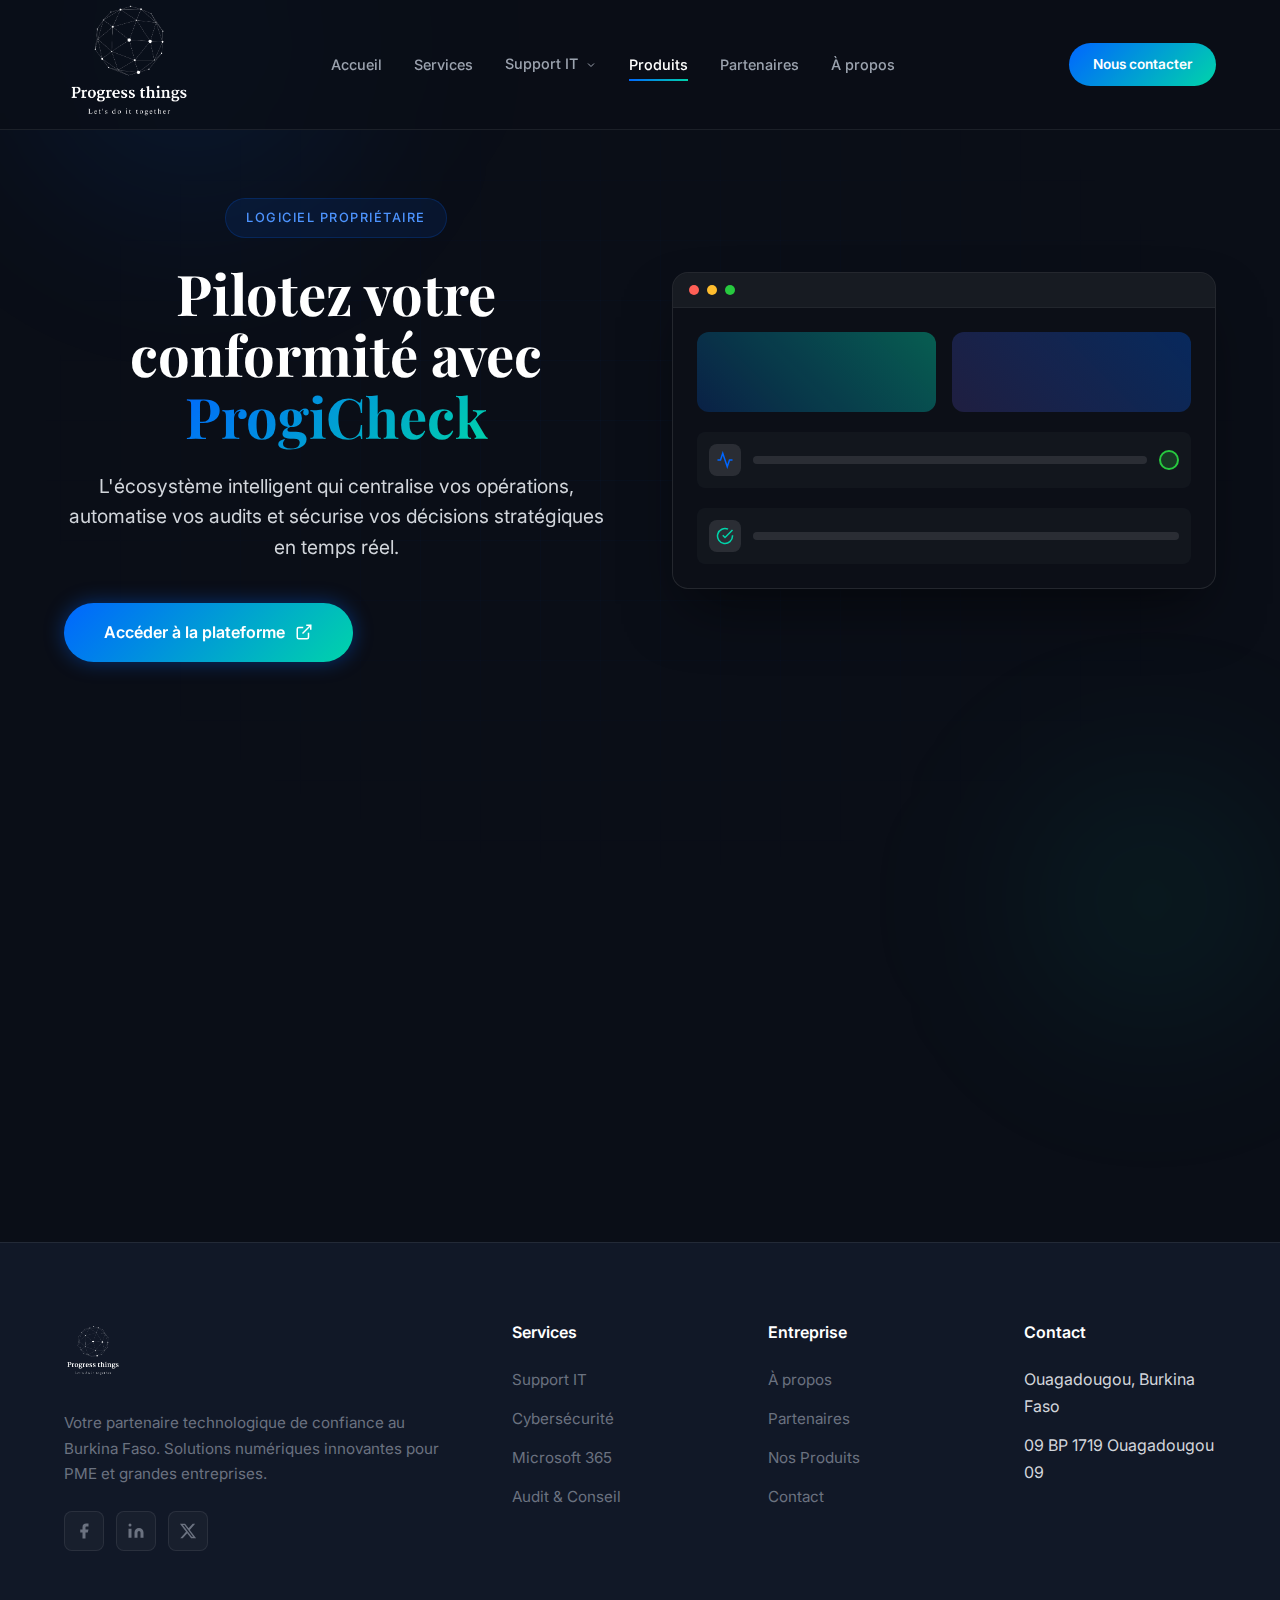
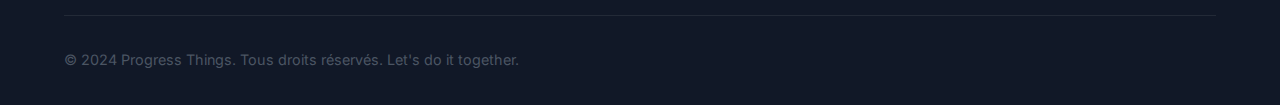
<file: produits.html>
<!DOCTYPE html>
<html lang="fr">
<head>
    <meta charset="UTF-8">
    <meta name="viewport" content="width=device-width, initial-scale=1.0">
    <title>ProgiCheck | La Solution de Gestion - Progress Things</title>
    <meta name="description" content="Pilotez votre conformité avec ProgiCheck, l'écosystème intelligent de gestion par Progress Things.">
    <link href="https://fonts.googleapis.com/css2?family=Playfair+Display:wght@400;500;600;700&family=Inter:wght@300;400;500;600;700&display=swap" rel="stylesheet">
    <link rel="stylesheet" href="styles.css">

    <style>
        /* === STYLES SPÉCIFIQUES AU CONTENU PROGICHECK (Ne modifie pas la navbar) === */
        .hero-split-container {
            display: grid;
            grid-template-columns: 1fr 1fr;
            gap: 4rem;
            align-items: center;
            min-height: 60vh;
        }

        .ui-mockup-container {
            background: rgba(13, 17, 23, 0.6);
            border: 1px solid rgba(255, 255, 255, 0.1);
            border-radius: 16px;
            backdrop-filter: blur(20px);
            -webkit-backdrop-filter: blur(20px);
            box-shadow: 0 30px 60px -15px rgba(0,0,0,0.5);
            overflow: hidden;
            animation: floatUI 6s ease-in-out infinite;
        }

        .ui-window-bar {
            padding: 12px 16px;
            background: rgba(255,255,255,0.05);
            border-bottom: 1px solid rgba(255,255,255,0.05);
            display: flex;
            gap: 8px;
        }
        .ui-dot { width: 10px; height: 10px; border-radius: 50%; background: rgba(255,255,255,0.2); }
        .ui-dot.red { background: #ff5f56; }
        .ui-dot.yellow { background: #ffbd2e; }
        .ui-dot.green { background: #27c93f; }

        .ui-content { padding: 24px; display: flex; flex-direction: column; gap: 20px; }
        .fake-chart-row { display: flex; gap: 16px; }
        .fake-chart-block { flex: 1; height: 80px; background: rgba(255,255,255,0.05); border-radius: 12px; }
        .chart-gradient-1 { background: linear-gradient(45deg, rgba(0, 102, 255, 0.2), rgba(0, 212, 170, 0.4)); }
        .chart-gradient-2 { background: linear-gradient(45deg, rgba(108, 92, 231, 0.2), rgba(0, 102, 255, 0.3)); }
        
        .fake-list-item { display: flex; align-items: center; gap: 12px; padding: 12px; background: rgba(255,255,255,0.03); border-radius: 8px; }
        .fake-icon-box { width: 32px; height: 32px; border-radius: 8px; background: rgba(255,255,255,0.1); display: flex; align-items: center; justify-content: center;}
        .fake-text-line { height: 8px; background: rgba(255,255,255,0.1); border-radius: 4px; flex: 1; }
        .fake-status { width: 20px; height: 20px; border-radius: 50%; background: rgba(39, 201, 63, 0.2); border: 2px solid #27c93f; }

        @keyframes floatUI {
            0%, 100% { transform: translateY(0px) rotateX(2deg) rotateY(-2deg); }
            50% { transform: translateY(-20px) rotateX(0deg) rotateY(0deg); }
        }

        .btn-glow {
            background: linear-gradient(135deg, #0066FF 0%, #00D4AA 100%);
            color: white;
            padding: 1rem 2.5rem;
            border-radius: 50px;
            font-family: 'Inter', sans-serif;
            font-weight: 600;
            display: inline-flex;
            align-items: center;
            gap: 10px;
            box-shadow: 0 0 20px rgba(0, 102, 255, 0.4);
            transition: all 0.3s ease;
            text-decoration: none;
        }

        @media (max-width: 968px) {
            .hero-split-container { grid-template-columns: 1fr; text-align: center; gap: 3rem; }
            .ui-mockup-container { max-width: 90%; margin: 0 auto; }
        }

        .fade-in-left { opacity: 0; transform: translateX(-30px); transition: all 0.8s ease-out; }
        .fade-in-right { opacity: 0; transform: translateX(30px); transition: all 0.8s ease-out; }
        .visible { opacity: 1; transform: translateX(0); }
    </style>
</head>
<body>
    <div class="bg-grid"></div>
    <div class="bg-glow bg-glow-1"></div>
    <div class="bg-glow bg-glow-2"></div>

    <nav class="navbar" id="navbar">
        <a href="index.html" class="nav-logo">
            <img src="white_logo_transparent_background.png" alt="Progress Things">
        </a>
        <ul class="nav-menu" id="navMenu">
            <li><a href="index.html" class="nav-link">Accueil</a></li>
            <li><a href="services.html" class="nav-link">Services</a></li>
            <li class="nav-dropdown">
                <a href="#" class="nav-link nav-dropdown-toggle">
                    Support IT
                    <svg viewBox="0 0 24 24" fill="none" stroke="currentColor" stroke-width="2"><polyline points="6 9 12 15 18 9"/></svg>
                </a>
                <div class="nav-dropdown-menu">
                    <a href="tarifs.html#abonnement">Abonnement</a>
                    <a href="tarifs.html#demande">À la demande</a>
                    <a href="m365.html">M365 International</a>
                </div>
            </li>
            <li><a href="produits.html" class="nav-link active">Produits</a></li>
            <li><a href="partenaires.html" class="nav-link">Partenaires</a></li>
            <li><a href="apropos.html" class="nav-link">À propos</a></li>
        </ul>
        <a href="contact.html" class="nav-cta desktop">Nous contacter</a>
        <div class="nav-toggle" id="navToggle">
            <span></span>
            <span></span>
            <span></span>
        </div>
    </nav>

    <header class="page-hero">
        <div class="container hero-split-container">
            <div class="hero-text-content fade-in-left">
                <span class="section-tag" style="margin-bottom: 1.5rem; display: inline-block;">Logiciel Propriétaire</span>
                <h1 style="font-size: 3.5rem; line-height: 1.1; margin-bottom: 1.5rem;">
                    Pilotez votre conformité avec <span class="gradient-text">ProgiCheck</span>
                </h1>
                <p style="font-size: 1.2rem; color: var(--gray-300); margin-bottom: 2.5rem; line-height: 1.6; max-width: 550px;">
                    L'écosystème intelligent qui centralise vos opérations, automatise vos audits et sécurise vos décisions stratégiques en temps réel.
                </p>
                <div style="display: flex; gap: 1.5rem; align-items: center;">
                    <a href="https://progicheck.progressthings.com" target="_blank" class="btn-glow">
                        Accéder à la plateforme
                        <svg viewBox="0 0 24 24" fill="none" stroke="currentColor" stroke-width="2" width="18" height="18"><path d="M18 13v6a2 2 0 0 1-2 2H5a2 2 0 0 1-2-2V8a2 2 0 0 1 2-2h6"></path><polyline points="15 3 21 3 21 9"></polyline><line x1="10" y1="14" x2="21" y2="3"></line></svg>
                    </a>
                </div>
            </div>

            <div class="hero-visual-content fade-in-right" style="transition-delay: 0.2s;">
                <div class="ui-mockup-container">
                    <div class="ui-window-bar">
                        <div class="ui-dot red"></div><div class="ui-dot yellow"></div><div class="ui-dot green"></div>
                    </div>
                    <div class="ui-content">
                        <div class="fake-chart-row">
                            <div class="fake-chart-block chart-gradient-1"></div>
                            <div class="fake-chart-block chart-gradient-2"></div>
                        </div>
                        <div class="fake-list-item">
                            <div class="fake-icon-box" style="color: #0066FF;">
                                <svg viewBox="0 0 24 24" fill="none" stroke="currentColor" stroke-width="2" width="18"><polyline points="22 12 18 12 15 21 9 3 6 12 2 12"></polyline></svg>
                            </div>
                            <div class="fake-text-line"></div>
                            <div class="fake-status"></div>
                        </div>
                        <div class="fake-list-item">
                            <div class="fake-icon-box" style="color: #00D4AA;">
                                <svg viewBox="0 0 24 24" fill="none" stroke="currentColor" stroke-width="2" width="18"><path d="M22 11.08V12a10 10 0 1 1-5.93-9.14"></path><polyline points="22 4 12 14.01 9 11.01"></polyline></svg>
                            </div>
                            <div class="fake-text-line" style="width: 60%;"></div>
                        </div>
                    </div>
                </div>
            </div>
        </div>
    </header>

    <section class="container" style="padding-bottom: 8rem;">
        <div class="services-grid animate-on-scroll">
            <div class="service-card">
                <div class="service-icon" style="color: #00D4AA;"><svg viewBox="0 0 24 24" fill="none" stroke="currentColor" stroke-width="2"><path d="M12 22s8-4 8-10V5l-8-3-8 3v7c0 6 8 10 8 10z"></path></svg></div>
                <h3>Sécurité Maximale</h3>
                <p>Données chiffrées et hébergées sur une infrastructure cloud hautement disponible.</p>
            </div>
            <div class="service-card" style="transition-delay: 0.1s;">
                <div class="service-icon" style="color: #4D94FF;"><svg viewBox="0 0 24 24" fill="none" stroke="currentColor" stroke-width="2"><path d="M21.21 15.89A10 10 0 1 1 8 2.83"></path><path d="M22 12A10 10 0 0 0 12 2v10z"></path></svg></div>
                <h3>Tableaux de Bord</h3>
                <p>Visualisez vos KPIs en un clin d'œil avec des interfaces conçues pour la décision.</p>
            </div>
            <div class="service-card" style="transition-delay: 0.2s;">
                <div class="service-icon" style="color: #6C5CE7;"><svg viewBox="0 0 24 24" fill="none" stroke="currentColor" stroke-width="2"><rect x="3" y="11" width="18" height="11" rx="2" ry="2"></rect><path d="M7 11V7a5 5 0 0 1 10 0v4"></path></svg></div>
                <h3>Traçabilité Totale</h3>
                <p>Historique complet des actions pour garantir votre conformité réglementaire.</p>
            </div>
        </div>
    </section>

    <footer class="footer">
        <div class="footer-grid">
            <div class="footer-brand">
                <img src="white_logo_transparent_background.png" alt="Progress Things">
                <p>Votre partenaire technologique de confiance au Burkina Faso. Solutions numériques innovantes pour PME et grandes entreprises.</p>
                <div class="footer-social">
                    <a href="https://web.facebook.com/profile.php?id=61580624773247" target="_blank">
                        <svg viewBox="0 0 24 24"><path d="M18 2h-3a5 5 0 0 0-5 5v3H7v4h3v8h4v-8h3l1-4h-4V7a1 1 0 0 1 1-1h3z"/></svg>
                    </a>
                    <a href="https://www.linkedin.com/in/progress-things-ab9990346/" target="_blank">
                        <svg viewBox="0 0 24 24"><path d="M16 8a6 6 0 0 1 6 6v7h-4v-7a2 2 0 0 0-2-2 2 2 0 0 0-2 2v7h-4v-7a6 6 0 0 1 6-6z"/><rect x="2" y="9" width="4" height="12"/><circle cx="4" cy="4" r="2"/></svg>
                    </a>
                    <a href="https://x.com/progress_things" target="_blank">
                        <svg viewBox="0 0 24 24"><path d="M18.244 2.25h3.308l-7.227 8.26 8.502 11.24H16.17l-5.214-6.817L4.99 21.75H1.68l7.73-8.835L1.254 2.25H8.08l4.713 6.231zm-1.161 17.52h1.833L7.084 4.126H5.117z"/></svg>
                    </a>
                </div>
            </div>
            <div class="footer-column">
                <h4>Services</h4>
                <ul>
                    <li><a href="services.html">Support IT</a></li>
                    <li><a href="services.html#securite">Cybersécurité</a></li>
                    <li><a href="m365.html">Microsoft 365</a></li>
                    <li><a href="services.html#audit">Audit & Conseil</a></li>
                </ul>
            </div>
            <div class="footer-column">
                <h4>Entreprise</h4>
                <ul>
                    <li><a href="apropos.html">À propos</a></li>
                    <li><a href="partenaires.html">Partenaires</a></li>
                    <li><a href="produits.html">Nos Produits</a></li>
                    <li><a href="contact.html">Contact</a></li>
                </ul>
            </div>
            <div class="footer-column">
                <h4>Contact</h4>
                <ul>
                    <li>Ouagadougou, Burkina Faso</li>
                    <li>09 BP 1719 Ouagadougou 09</li>
                </ul>
            </div>
        </div>
        <div class="footer-bottom">
            <p>© 2024 Progress Things. Tous droits réservés. Let's do it together.</p>
        </div>
    </footer>

    <script>
        // Scripts standards de index.html
        const navToggle = document.getElementById('navToggle');
        const navMenu = document.getElementById('navMenu');
        navToggle.addEventListener('click', () => {
            navMenu.classList.toggle('active');
            navToggle.classList.toggle('active');
        });

        const navbar = document.getElementById('navbar');
        window.addEventListener('scroll', () => {
            navbar.classList.toggle('scrolled', window.scrollY > 50);
        });

        // Animation d'apparition au scroll
        const observer = new IntersectionObserver((entries) => {
            entries.forEach(entry => {
                if (entry.isIntersecting) {
                    entry.target.classList.add('visible');
                }
            });
        }, { threshold: 0.1 });

        document.querySelectorAll('.fade-in-left, .fade-in-right, .animate-on-scroll').forEach(el => observer.observe(el));
    </script>
    <script>
        const navToggle = document.getElementById('navToggle');
        const navMenu = document.getElementById('navMenu');

        if (navToggle && navMenu) {
            navToggle.addEventListener('click', () => {
                // Ouvre/Ferme le menu
                navMenu.classList.toggle('active');
                // Transforme le bouton en croix (X)
                navToggle.classList.toggle('active');
            });

            // Ferme le menu si on clique sur un lien (utile pour les ancres #)
            document.querySelectorAll('.nav-link').forEach(link => {
                link.addEventListener('click', () => {
                    navMenu.classList.remove('active');
                    navToggle.classList.remove('active');
                });
            });
        }
    </script>
</body>
</body>
<call-us-selector phonesystem-url="https://1745.3cx.cloud" party="LiveChat302601"></call-us-selector>
<script defer src="https://downloads-global.3cx.com/downloads/livechatandtalk/v1/callus.js" id="tcx-callus-js" charset="utf-8"></script>
</html>
</file>
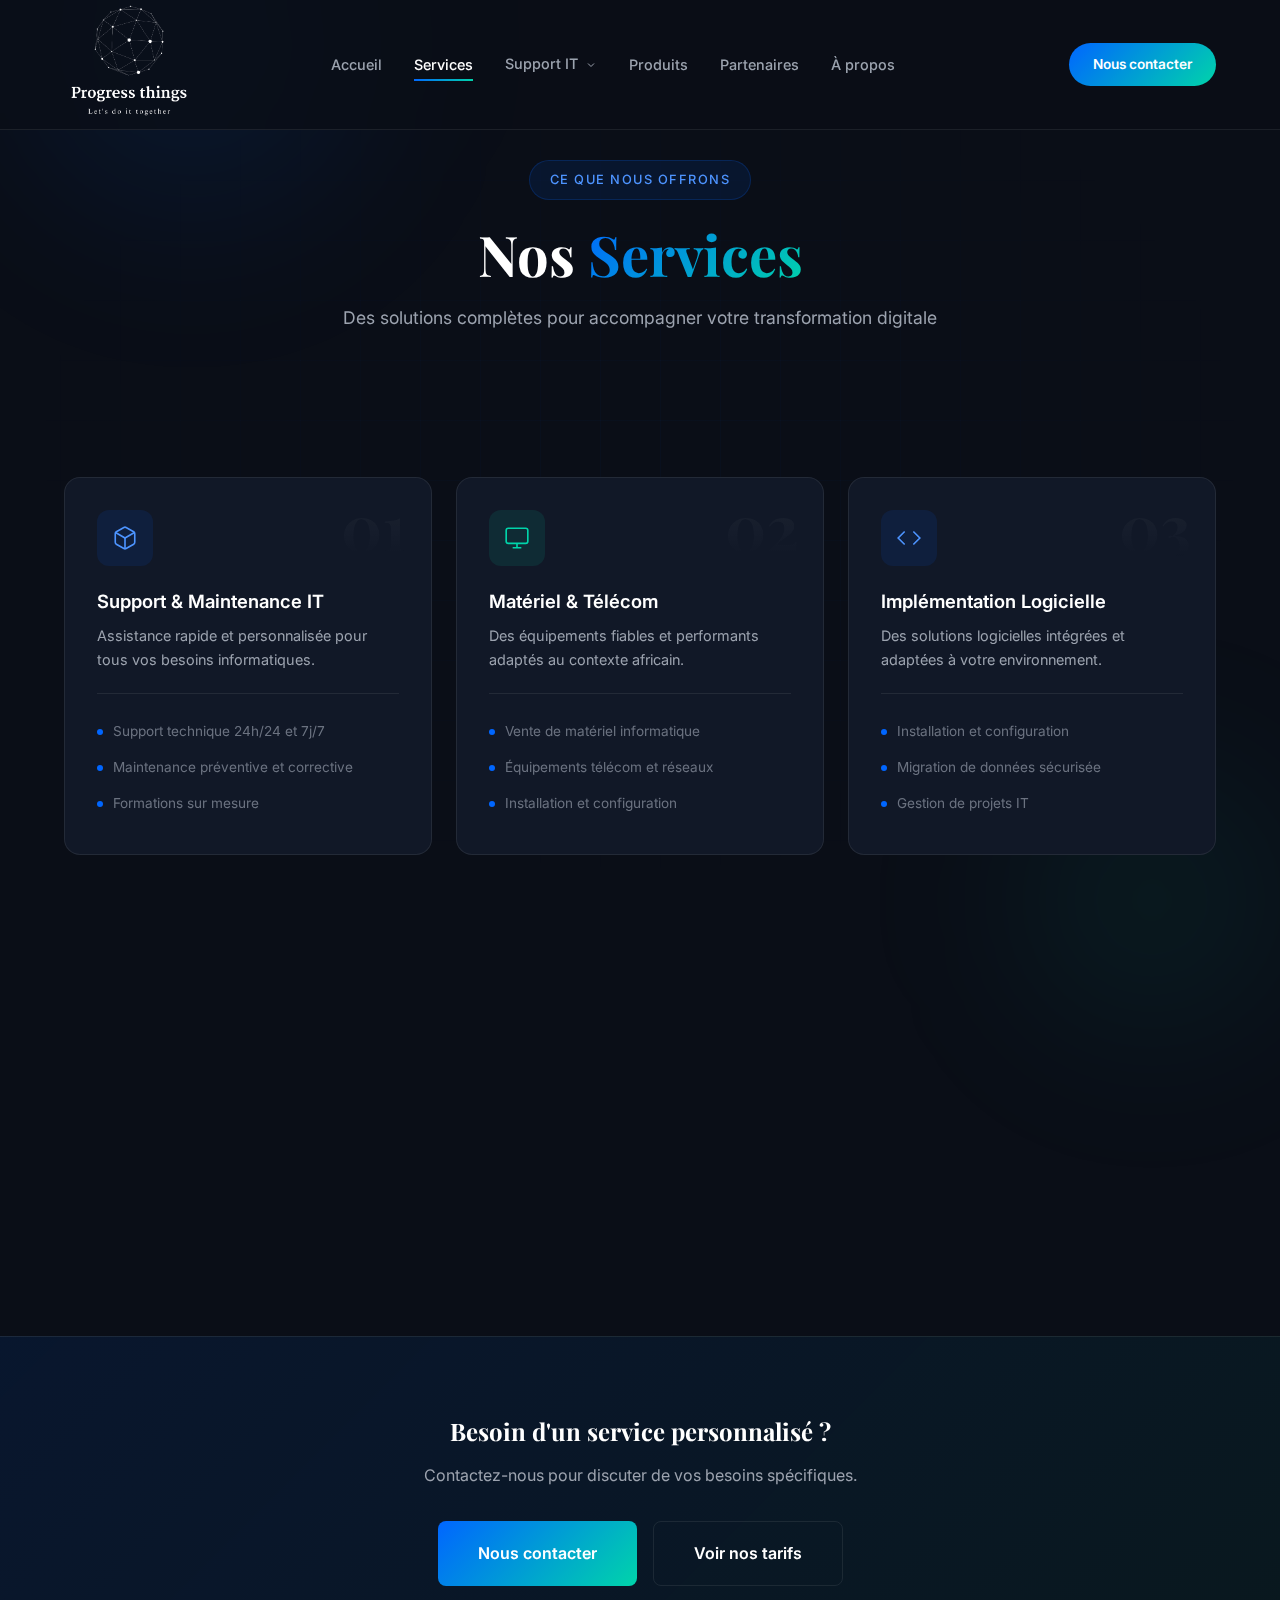
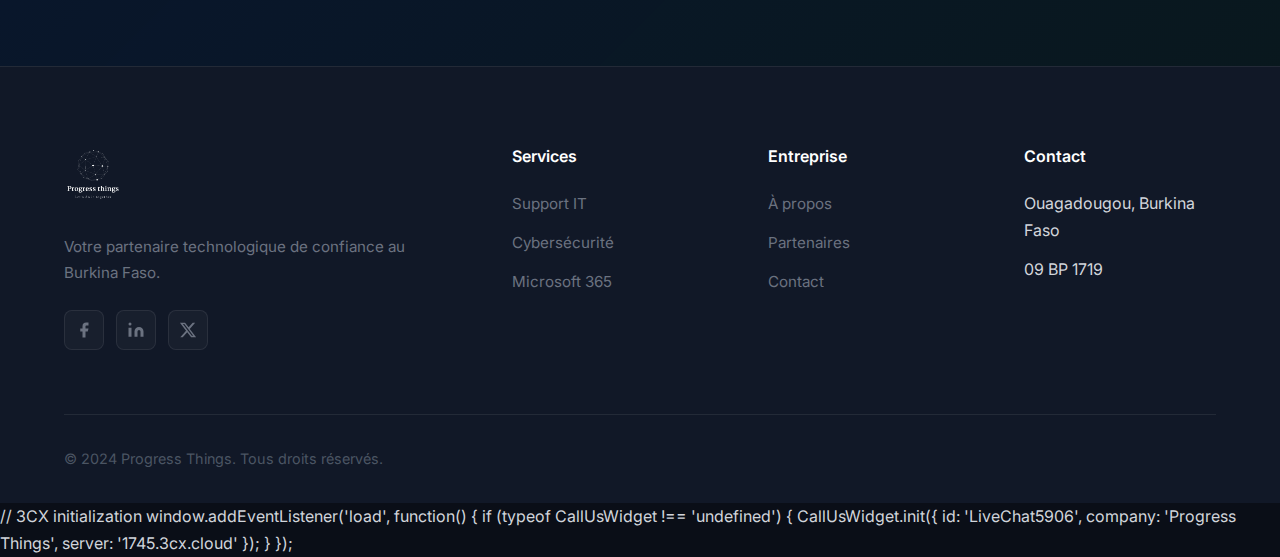
<file: services.html>
<!DOCTYPE html>
<html lang="fr">
<head>
    <meta charset="UTF-8">
    <meta name="viewport" content="width=device-width, initial-scale=1.0">
    <meta name="description" content="Services informatiques professionnels : installation, maintenance, dépannage, cybersécurité, cloud, développement web, et transformation digitale." />
    <title>Services | Progress Things - Support IT, Cybersécurité, M365</title>
    <meta name="description" content="Découvrez nos services IT : Support 24/7, cybersécurité ESET/Fortinet, Microsoft 365, audit et conseil.">
    <link href="https://fonts.googleapis.com/css2?family=Playfair+Display:wght@400;500;600;700&family=Inter:wght@300;400;500;600;700&display=swap" rel="stylesheet">
    <link rel="stylesheet" href="styles.css">
</head>
<body>
    <div class="bg-grid"></div>
    <div class="bg-glow bg-glow-1"></div>
    <div class="bg-glow bg-glow-2"></div>

    <nav class="navbar" id="navbar">
        <a href="index.html" class="nav-logo"><img src="white_logo_transparent_background.png" alt="Progress Things"></a>
        <ul class="nav-menu" id="navMenu">
            <li><a href="index.html" class="nav-link">Accueil</a></li>
            <li><a href="services.html" class="nav-link active">Services</a></li>
            <li class="nav-dropdown">
                <a href="#" class="nav-link nav-dropdown-toggle">Support IT<svg viewBox="0 0 24 24" fill="none" stroke="currentColor" stroke-width="2"><polyline points="6 9 12 15 18 9"/></svg></a>
                <div class="nav-dropdown-menu">
                    <a href="tarifs.html#abonnement">Abonnement</a>
                    <a href="tarifs.html#demande">À la demande</a>
                    <a href="m365.html">M365 International</a>
                </div>
            </li>
            <li><a href="produits.html" class="nav-link">Produits</a></li>
            <li><a href="partenaires.html" class="nav-link">Partenaires</a></li>
            <li><a href="apropos.html" class="nav-link">À propos</a></li>
        </ul>
        <a href="contact.html" class="nav-cta desktop">Nous contacter</a>
        <div class="nav-toggle" id="navToggle"><span></span><span></span><span></span></div>
    </nav>

    <section class="page-hero">
        <span class="section-tag">Ce que nous offrons</span>
        <h1>Nos <span class="gradient-text">Services</span></h1>
        <p>Des solutions complètes pour accompagner votre transformation digitale</p>
    </section>

    <!-- Services Grid -->
    <section style="padding: 5rem 5%;">
        <div class="services-grid" style="max-width: 1300px; margin: 0 auto;">
            <div class="service-card animate-on-scroll">
                <span class="service-number">01</span>
                <div class="service-icon"><svg viewBox="0 0 24 24"><path d="M21 16V8a2 2 0 0 0-1-1.73l-7-4a2 2 0 0 0-2 0l-7 4A2 2 0 0 0 3 8v8a2 2 0 0 0 1 1.73l7 4a2 2 0 0 0 2 0l7-4A2 2 0 0 0 21 16z"/><polyline points="3.27 6.96 12 12.01 20.73 6.96"/><line x1="12" y1="22.08" x2="12" y2="12"/></svg></div>
                <h3>Support & Maintenance IT</h3>
                <p>Assistance rapide et personnalisée pour tous vos besoins informatiques.</p>
                <ul class="service-list">
                    <li>Support technique 24h/24 et 7j/7</li>
                    <li>Maintenance préventive et corrective</li>
                    <li>Formations sur mesure</li>
                </ul>
            </div>
            <div class="service-card animate-on-scroll" style="transition-delay: 0.1s;">
                <span class="service-number">02</span>
                <div class="service-icon" style="background: rgba(0,212,170,0.1);"><svg viewBox="0 0 24 24" style="stroke: var(--secondary);"><rect x="2" y="3" width="20" height="14" rx="2" ry="2"/><line x1="8" y1="21" x2="16" y2="21"/><line x1="12" y1="17" x2="12" y2="21"/></svg></div>
                <h3>Matériel & Télécom</h3>
                <p>Des équipements fiables et performants adaptés au contexte africain.</p>
                <ul class="service-list">
                    <li>Vente de matériel informatique</li>
                    <li>Équipements télécom et réseaux</li>
                    <li>Installation et configuration</li>
                </ul>
            </div>
            <div class="service-card animate-on-scroll" style="transition-delay: 0.2s;">
                <span class="service-number">03</span>
                <div class="service-icon"><svg viewBox="0 0 24 24"><polyline points="16 18 22 12 16 6"/><polyline points="8 6 2 12 8 18"/></svg></div>
                <h3>Implémentation Logicielle</h3>
                <p>Des solutions logicielles intégrées et adaptées à votre environnement.</p>
                <ul class="service-list">
                    <li>Installation et configuration</li>
                    <li>Migration de données sécurisée</li>
                    <li>Gestion de projets IT</li>
                </ul>
            </div>
            <div class="service-card animate-on-scroll" style="transition-delay: 0.3s;">
                <span class="service-number">04</span>
                <div class="service-icon" style="background: rgba(108,92,231,0.1);"><svg viewBox="0 0 24 24" style="stroke: var(--accent-light);"><path d="M12 22s8-4 8-10V5l-8-3-8 3v7c0 6 8 10 8 10z"/></svg></div>
                <h3>Sécurité Informatique</h3>
                <p>Protégez vos systèmes avec ESET et Fortinet.</p>
                <ul class="service-list">
                    <li>Analyse et audit de sécurité</li>
                    <li>Solutions antivirus ESET</li>
                    <li>Formation cybersécurité</li>
                </ul>
            </div>
            <div class="service-card animate-on-scroll" style="transition-delay: 0.4s;">
                <span class="service-number">05</span>
                <div class="service-icon" style="background: rgba(0,212,170,0.1);"><svg viewBox="0 0 24 24" style="stroke: var(--secondary);"><path d="M2 3h6a4 4 0 0 1 4 4v14a3 3 0 0 0-3-3H2z"/><path d="M22 3h-6a4 4 0 0 0-4 4v14a3 3 0 0 1 3-3h7z"/></svg></div>
                <h3>Audit & Conseil</h3>
                <p>Optimisez la performance de votre système d'information.</p>
                <ul class="service-list">
                    <li>Diagnostic complet</li>
                    <li>Conseil en stratégie IT</li>
                    <li>Recommandations personnalisées</li>
                </ul>
            </div>
            <div class="service-card animate-on-scroll" style="transition-delay: 0.5s;">
                <span class="service-number">06</span>
                <div class="service-icon"><svg viewBox="0 0 24 24"><path d="M17 21v-2a4 4 0 0 0-4-4H5a4 4 0 0 0-4 4v2"/><circle cx="9" cy="7" r="4"/><path d="M23 21v-2a4 4 0 0 0-3-3.87"/><path d="M16 3.13a4 4 0 0 1 0 7.75"/></svg></div>
                <h3>Microsoft 365</h3>
                <p>Revendeur officiel - productivité et collaboration.</p>
                <ul class="service-list">
                    <li>Licences officielles</li>
                    <li>Déploiement et configuration</li>
                    <li>Support dédié</li>
                </ul>
            </div>
        </div>
    </section>

    <!-- CTA -->
    <section style="padding: 5rem 5%; background: linear-gradient(135deg, rgba(0,102,255,0.1) 0%, rgba(0,212,170,0.05) 100%); border-top: 1px solid var(--border-color);">
        <div style="max-width: 700px; margin: 0 auto; text-align: center;">
            <h2 style="margin-bottom: 1rem;">Besoin d'un service personnalisé ?</h2>
            <p style="color: var(--gray-400); margin-bottom: 2rem;">Contactez-nous pour discuter de vos besoins spécifiques.</p>
            <div style="display: flex; gap: 1rem; justify-content: center; flex-wrap: wrap;">
                <a href="contact.html" class="btn btn-primary btn-lg">Nous contacter</a>
                <a href="tarifs.html" class="btn btn-secondary btn-lg">Voir nos tarifs</a>
            </div>
        </div>
    </section>

    <footer class="footer">
        <div class="footer-grid">
            <div class="footer-brand">
                <img src="white_logo_transparent_background.png" alt="Progress Things">
                <p>Votre partenaire technologique de confiance au Burkina Faso.</p>
                <div class="footer-social">
                    <a href="https://web.facebook.com/profile.php?id=61580624773247" target="_blank"><svg viewBox="0 0 24 24"><path d="M18 2h-3a5 5 0 0 0-5 5v3H7v4h3v8h4v-8h3l1-4h-4V7a1 1 0 0 1 1-1h3z"/></svg></a>
                    <a href="https://www.linkedin.com/in/progress-things-ab9990346/" target="_blank"><svg viewBox="0 0 24 24"><path d="M16 8a6 6 0 0 1 6 6v7h-4v-7a2 2 0 0 0-2-2 2 2 0 0 0-2 2v7h-4v-7a6 6 0 0 1 6-6z"/><rect x="2" y="9" width="4" height="12"/><circle cx="4" cy="4" r="2"/></svg></a>
                    <a href="https://x.com/progress_things" target="_blank"><svg viewBox="0 0 24 24"><path d="M18.244 2.25h3.308l-7.227 8.26 8.502 11.24H16.17l-5.214-6.817L4.99 21.75H1.68l7.73-8.835L1.254 2.25H8.08l4.713 6.231zm-1.161 17.52h1.833L7.084 4.126H5.117z"/></svg></a>
                </div>
            </div>
            <div class="footer-column"><h4>Services</h4><ul><li><a href="services.html">Support IT</a></li><li><a href="services.html#securite">Cybersécurité</a></li><li><a href="m365.html">Microsoft 365</a></li></ul></div>
            <div class="footer-column"><h4>Entreprise</h4><ul><li><a href="apropos.html">À propos</a></li><li><a href="partenaires.html">Partenaires</a></li><li><a href="contact.html">Contact</a></li></ul></div>
            <div class="footer-column"><h4>Contact</h4><ul><li>Ouagadougou, Burkina Faso</li><li>09 BP 1719</li></ul></div>
        </div>
        <div class="footer-bottom"><p>© 2024 Progress Things. Tous droits réservés.</p></div>
    </footer>

    <script defer src="https://downloads-global.3cx.com/downloads/livechatandtalk/v1/callus.js" id="tcx-callus-js" charset="utf-8"></script>
    <script>
        const navToggle = document.getElementById('navToggle');
        const navMenu = document.getElementById('navMenu');
        navToggle.addEventListener('click', () => { navMenu.classList.toggle('active'); navToggle.classList.toggle('active'); });
        const navbar = document.getElementById('navbar');
        window.addEventListener('scroll', () => { navbar.classList.toggle('scrolled', window.scrollY > 50); });
        const observer = new IntersectionObserver((entries) => { entries.forEach(entry => { if (entry.isIntersecting) entry.target.classList.add('visible'); }); }, { threshold: 0.1 });
        document.querySelectorAll('.animate-on-scroll').forEach(el => observer.observe(el));
        window.addEventListener('load', function() { if (typeof CallUsWidget !== 'undefined') CallUsWidget.init({ id: 'LiveChat5906', company: 'Progress Things', server: '1745.3cx.cloud' }); });
    </script>
    <call-us-selector phonesystem-url="https://1745.3cx.cloud" party="LiveChat302601"></call-us-selector>
<script defer src="https://downloads-global.3cx.com/downloads/livechatandtalk/v1/callus.js" id="tcx-callus-js" charset="utf-8"></script>
    <script>
        const navToggle = document.getElementById('navToggle');
        const navMenu = document.getElementById('navMenu');

        if (navToggle && navMenu) {
            navToggle.addEventListener('click', () => {
                // Ouvre/Ferme le menu
                navMenu.classList.toggle('active');
                // Transforme le bouton en croix (X)
                navToggle.classList.toggle('active');
            });

            // Ferme le menu si on clique sur un lien (utile pour les ancres #)
            document.querySelectorAll('.nav-link').forEach(link => {
                link.addEventListener('click', () => {
                    navMenu.classList.remove('active');
                    navToggle.classList.remove('active');
                });
            });
        }
    </script>
 // 3CX initialization
        window.addEventListener('load', function() {
            if (typeof CallUsWidget !== 'undefined') {
                CallUsWidget.init({ id: 'LiveChat5906', company: 'Progress Things', server: '1745.3cx.cloud' });
            }
        });
    </script>
    <call-us-selector 
    phonesystem-url="https://1745.3cx.cloud" 
    party="LiveChat600395"
    id="wp-live-chat-by-3CX"
    style="position:fixed; z-index: 999999; right: 20px; bottom: 20px; max-width: 90vw;"
    animation-style="reflection"
    minimized-style="bubbleright"
    lang="fr"
    greeting-visibility="show"
    greeting-offline-visibility="show"
    chat-delay="2000"
    allow-call="true"
    authentication="both">
</call-us-selector>

<script defer src="https://downloads-global.3cx.com/downloads/livechatandtalk/v1/callus.js" id="tcx-callus-js" charset="utf-8"></script>

<style>
    /* Correction pour empêcher le chat de déborder */
    #wp-live-chat-by-3CX-container {
        z-index: 999999 !important;
        bottom: 20px !important;
        right: 20px !important;
    }
    
    /* Si la fenêtre dépasse sur mobile */
    @media screen and (max-width: 480px) {
        call-us-selector {
            right: 10px !important;
            bottom: 10px !important;
        }
    }
</style>
</body>
</html>
</file>
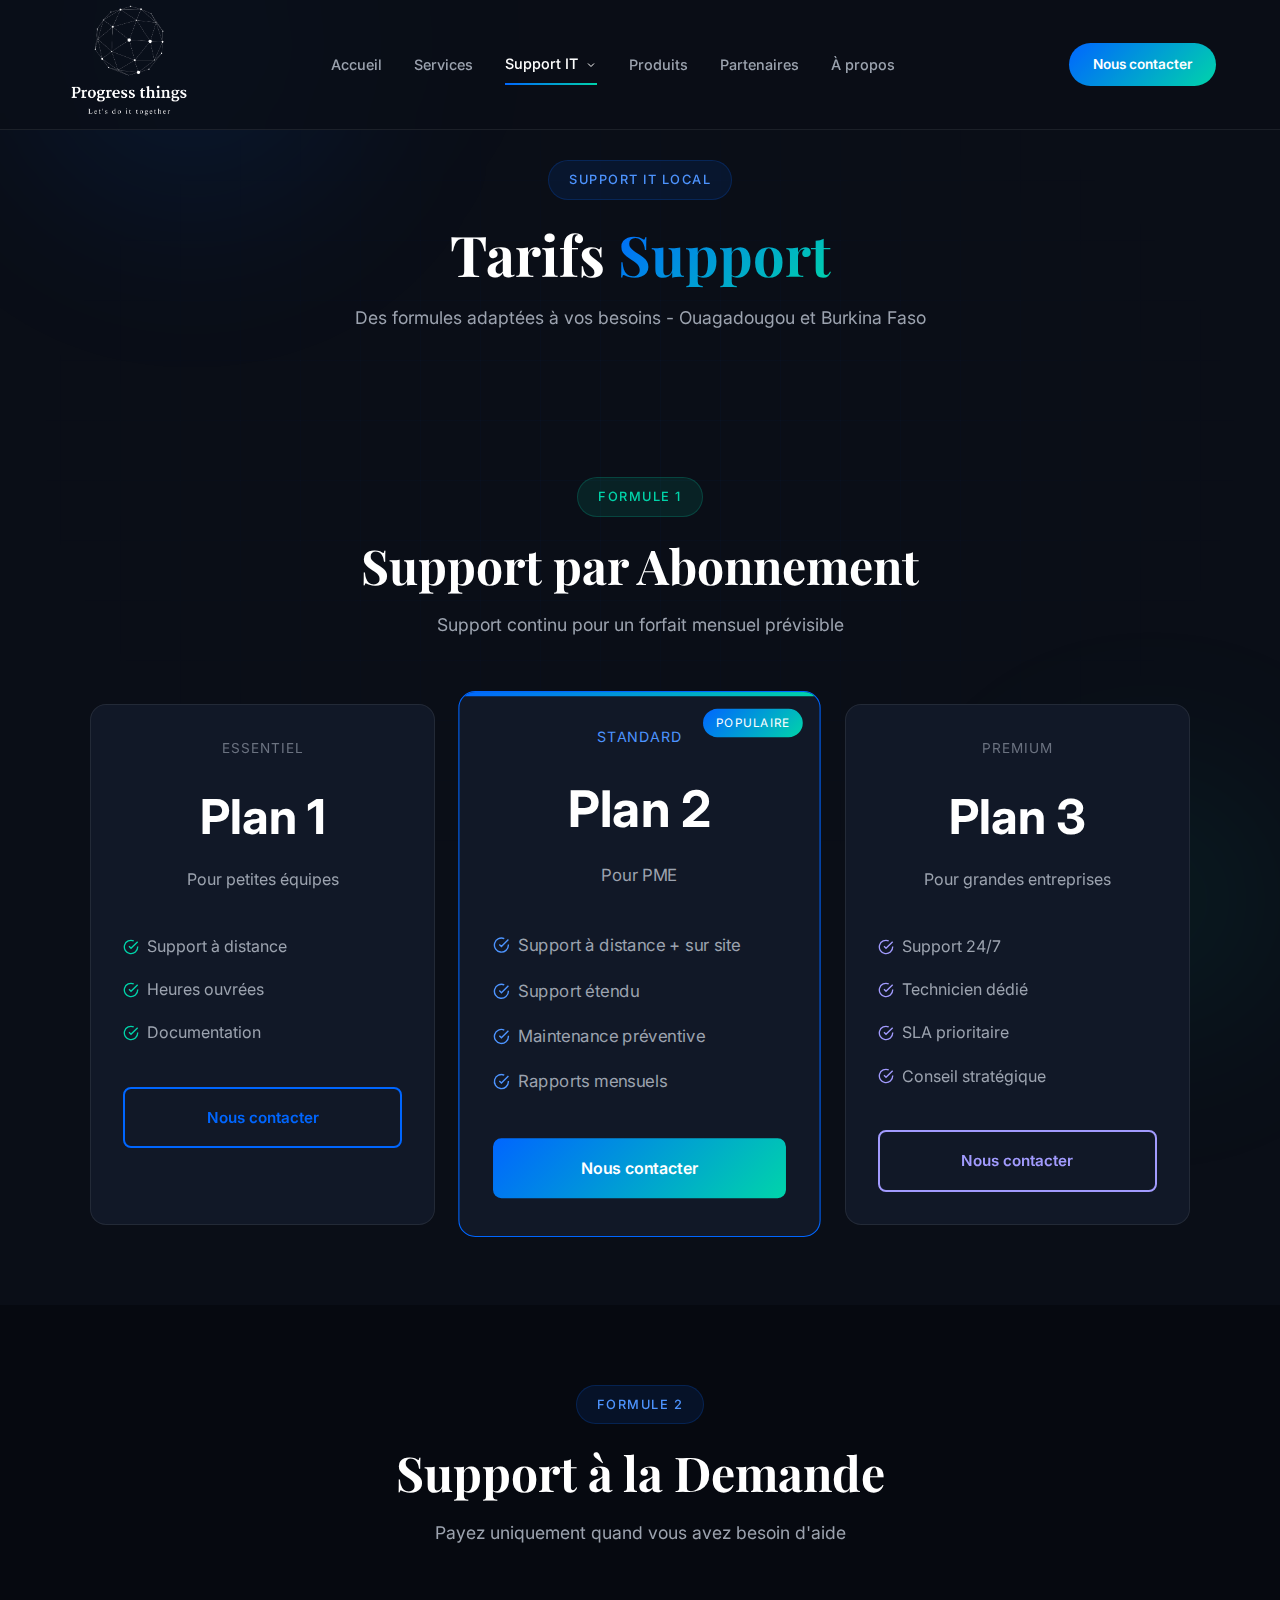
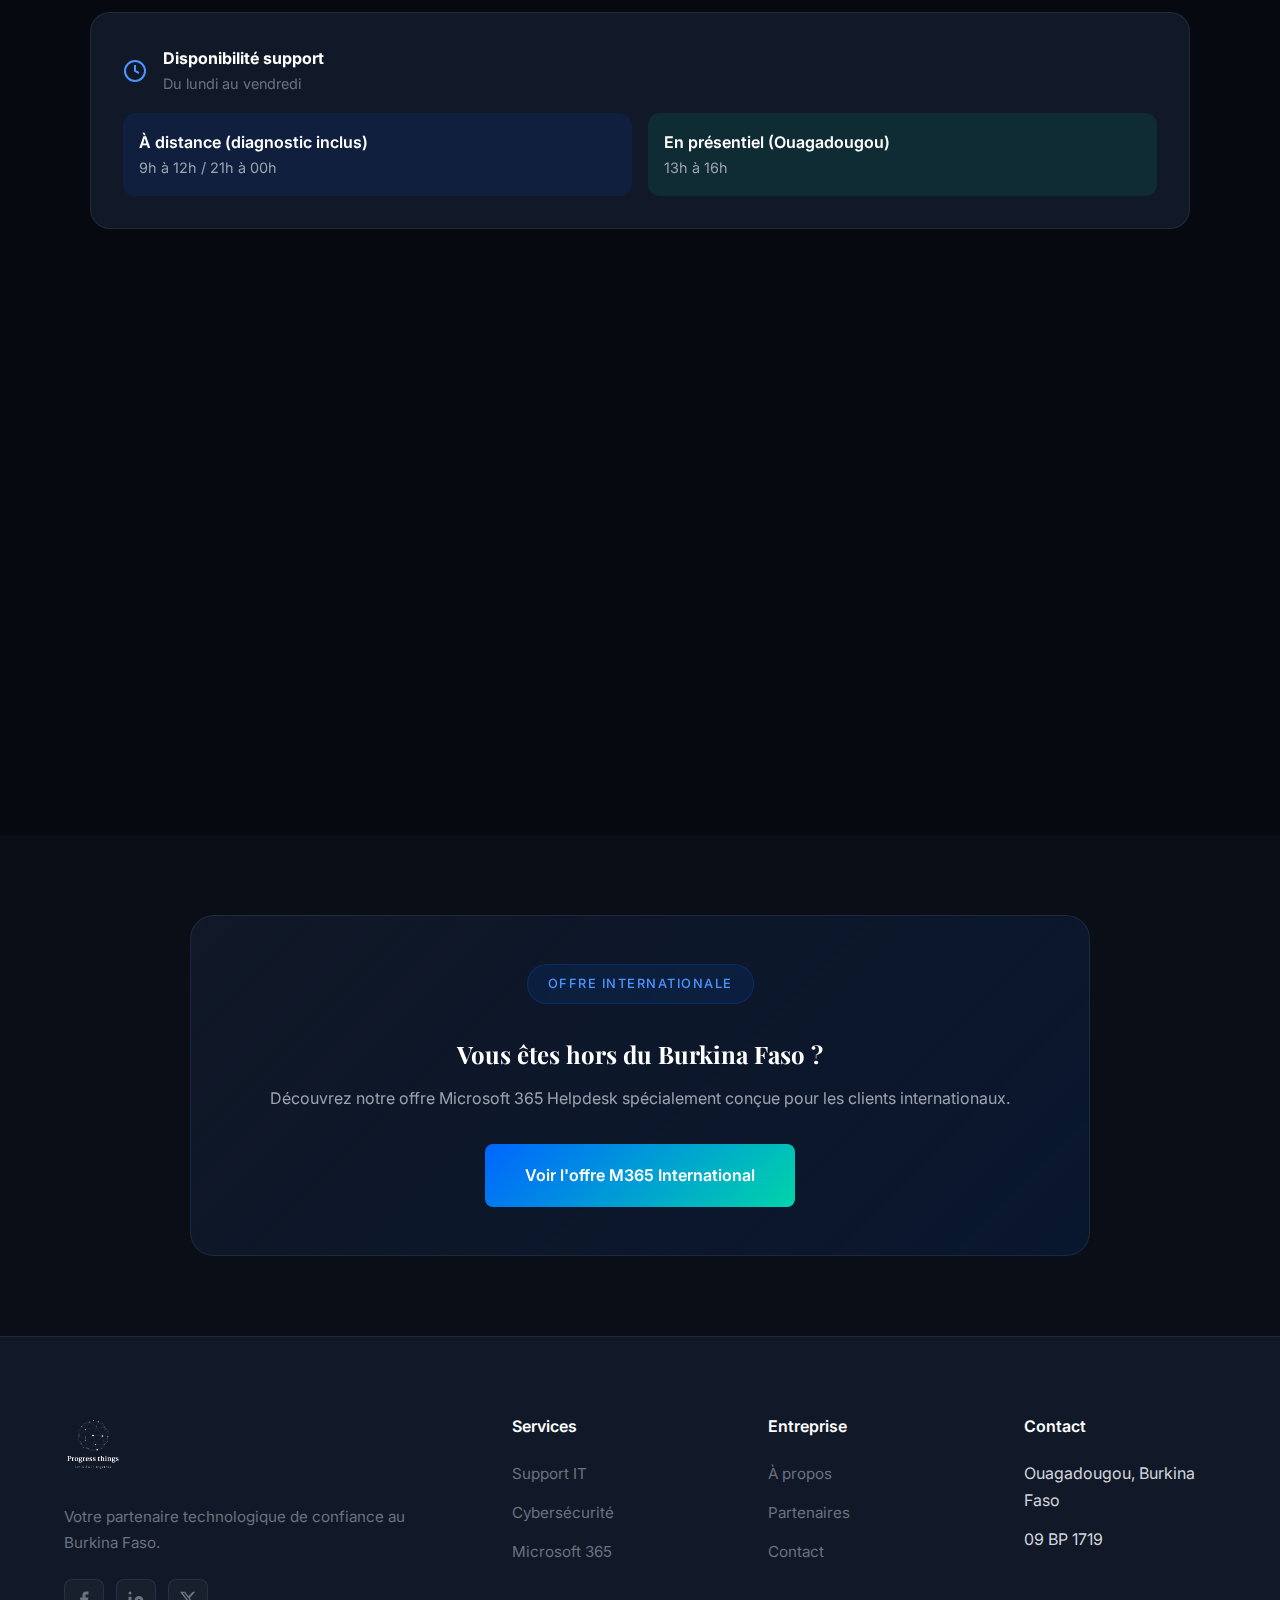
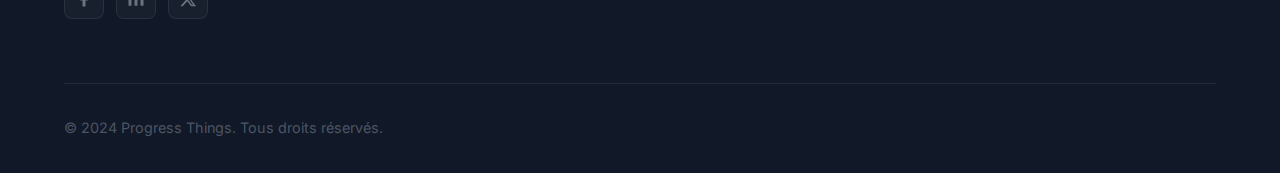
<file: tarifs.html>
<!DOCTYPE html>
<html lang="fr">
<head>
    <meta charset="UTF-8">
    <meta name="viewport" content="width=device-width, initial-scale=1.0">
    <title>Tarifs Support IT | Progress Things</title>
    <meta name="description" content="Tarifs support IT Progress Things - Abonnement ou à la demande. Support technique Ouagadougou, Burkina Faso.">
    <link href="https://fonts.googleapis.com/css2?family=Playfair+Display:wght@400;500;600;700&family=Inter:wght@300;400;500;600;700&display=swap" rel="stylesheet">
    <link rel="stylesheet" href="styles.css">
</head>
<body>
    <div class="bg-grid"></div>
    <div class="bg-glow bg-glow-1"></div>
    <div class="bg-glow bg-glow-2"></div>

    <nav class="navbar" id="navbar">
        <a href="index.html" class="nav-logo"><img src="white_logo_transparent_background.png" alt="Progress Things"></a>
        <ul class="nav-menu" id="navMenu">
            <li><a href="index.html" class="nav-link">Accueil</a></li>
            <li><a href="services.html" class="nav-link">Services</a></li>
            <li class="nav-dropdown">
                <a href="#" class="nav-link nav-dropdown-toggle active">Support IT<svg viewBox="0 0 24 24" fill="none" stroke="currentColor" stroke-width="2"><polyline points="6 9 12 15 18 9"/></svg></a>
                <div class="nav-dropdown-menu">
                    <a href="tarifs.html#abonnement">Abonnement</a>
                    <a href="tarifs.html#demande">À la demande</a>
                    <a href="m365.html">M365 International</a>
                </div>
            </li>
            <li><a href="produits.html" class="nav-link">Produits</a></li>
            <li><a href="partenaires.html" class="nav-link">Partenaires</a></li>
            <li><a href="apropos.html" class="nav-link">À propos</a></li>
        </ul>
        <a href="contact.html" class="nav-cta desktop">Nous contacter</a>
        <div class="nav-toggle" id="navToggle"><span></span><span></span><span></span></div>
    </nav>

    <section class="page-hero">
        <span class="section-tag">Support IT Local</span>
        <h1>Tarifs <span class="gradient-text">Support</span></h1>
        <p>Des formules adaptées à vos besoins - Ouagadougou et Burkina Faso</p>
    </section>

    <!-- Abonnement -->
    <section id="abonnement" style="padding: 5rem 5%;">
        <div class="section-header">
            <span class="section-tag" style="background: rgba(0,212,170,0.1); border-color: rgba(0,212,170,0.2); color: var(--secondary);">Formule 1</span>
            <h2>Support par Abonnement</h2>
            <p>Support continu pour un forfait mensuel prévisible</p>
        </div>
        <div style="display: grid; grid-template-columns: repeat(3, 1fr); gap: 2rem; max-width: 1100px; margin: 0 auto;">
            <div class="card animate-on-scroll" style="text-align: center; position: relative; overflow: hidden;">
                <div style="color: var(--gray-500); font-size: 0.85rem; text-transform: uppercase; letter-spacing: 1px; margin-bottom: 1rem;">Essentiel</div>
                <div style="font-size: 3rem; font-weight: 700; color: var(--white); margin-bottom: 0.5rem;">Plan 1</div>
                <div style="color: var(--gray-400); margin-bottom: 2rem;">Pour petites équipes</div>
                <ul style="list-style: none; text-align: left; margin-bottom: 2rem;">
                    <li style="padding: 0.5rem 0; color: var(--gray-400); display: flex; align-items: center; gap: 0.5rem;">
                        <svg width="16" height="16" viewBox="0 0 24 24" fill="none" stroke="var(--secondary)" stroke-width="2"><path d="M22 11.08V12a10 10 0 1 1-5.93-9.14"/><polyline points="22 4 12 14.01 9 11.01"/></svg>
                        Support à distance
                    </li>
                    <li style="padding: 0.5rem 0; color: var(--gray-400); display: flex; align-items: center; gap: 0.5rem;">
                        <svg width="16" height="16" viewBox="0 0 24 24" fill="none" stroke="var(--secondary)" stroke-width="2"><path d="M22 11.08V12a10 10 0 1 1-5.93-9.14"/><polyline points="22 4 12 14.01 9 11.01"/></svg>
                        Heures ouvrées
                    </li>
                    <li style="padding: 0.5rem 0; color: var(--gray-400); display: flex; align-items: center; gap: 0.5rem;">
                        <svg width="16" height="16" viewBox="0 0 24 24" fill="none" stroke="var(--secondary)" stroke-width="2"><path d="M22 11.08V12a10 10 0 1 1-5.93-9.14"/><polyline points="22 4 12 14.01 9 11.01"/></svg>
                        Documentation
                    </li>
                </ul>
                <a href="contact.html" class="btn btn-outline" style="width: 100%;">Nous contacter</a>
            </div>
            <div class="card animate-on-scroll" style="text-align: center; position: relative; overflow: hidden; border-color: var(--primary); transform: scale(1.05); transition-delay: 0.1s;">
                <div style="position: absolute; top: 0; left: 0; right: 0; height: 4px; background: var(--gradient-primary);"></div>
                <div style="background: var(--gradient-primary); color: var(--white); font-size: 0.7rem; padding: 0.25rem 0.75rem; border-radius: 50px; position: absolute; top: 1rem; right: 1rem; text-transform: uppercase; letter-spacing: 1px;">Populaire</div>
                <div style="color: var(--primary-light); font-size: 0.85rem; text-transform: uppercase; letter-spacing: 1px; margin-bottom: 1rem;">Standard</div>
                <div style="font-size: 3rem; font-weight: 700; color: var(--white); margin-bottom: 0.5rem;">Plan 2</div>
                <div style="color: var(--gray-400); margin-bottom: 2rem;">Pour PME</div>
                <ul style="list-style: none; text-align: left; margin-bottom: 2rem;">
                    <li style="padding: 0.5rem 0; color: var(--gray-400); display: flex; align-items: center; gap: 0.5rem;">
                        <svg width="16" height="16" viewBox="0 0 24 24" fill="none" stroke="var(--primary-light)" stroke-width="2"><path d="M22 11.08V12a10 10 0 1 1-5.93-9.14"/><polyline points="22 4 12 14.01 9 11.01"/></svg>
                        Support à distance + sur site
                    </li>
                    <li style="padding: 0.5rem 0; color: var(--gray-400); display: flex; align-items: center; gap: 0.5rem;">
                        <svg width="16" height="16" viewBox="0 0 24 24" fill="none" stroke="var(--primary-light)" stroke-width="2"><path d="M22 11.08V12a10 10 0 1 1-5.93-9.14"/><polyline points="22 4 12 14.01 9 11.01"/></svg>
                        Support étendu
                    </li>
                    <li style="padding: 0.5rem 0; color: var(--gray-400); display: flex; align-items: center; gap: 0.5rem;">
                        <svg width="16" height="16" viewBox="0 0 24 24" fill="none" stroke="var(--primary-light)" stroke-width="2"><path d="M22 11.08V12a10 10 0 1 1-5.93-9.14"/><polyline points="22 4 12 14.01 9 11.01"/></svg>
                        Maintenance préventive
                    </li>
                    <li style="padding: 0.5rem 0; color: var(--gray-400); display: flex; align-items: center; gap: 0.5rem;">
                        <svg width="16" height="16" viewBox="0 0 24 24" fill="none" stroke="var(--primary-light)" stroke-width="2"><path d="M22 11.08V12a10 10 0 1 1-5.93-9.14"/><polyline points="22 4 12 14.01 9 11.01"/></svg>
                        Rapports mensuels
                    </li>
                </ul>
                <a href="contact.html" class="btn btn-primary" style="width: 100%;">Nous contacter</a>
            </div>
            <div class="card animate-on-scroll" style="text-align: center; position: relative; overflow: hidden; transition-delay: 0.2s;">
                <div style="color: var(--gray-500); font-size: 0.85rem; text-transform: uppercase; letter-spacing: 1px; margin-bottom: 1rem;">Premium</div>
                <div style="font-size: 3rem; font-weight: 700; color: var(--white); margin-bottom: 0.5rem;">Plan 3</div>
                <div style="color: var(--gray-400); margin-bottom: 2rem;">Pour grandes entreprises</div>
                <ul style="list-style: none; text-align: left; margin-bottom: 2rem;">
                    <li style="padding: 0.5rem 0; color: var(--gray-400); display: flex; align-items: center; gap: 0.5rem;">
                        <svg width="16" height="16" viewBox="0 0 24 24" fill="none" stroke="var(--accent-light)" stroke-width="2"><path d="M22 11.08V12a10 10 0 1 1-5.93-9.14"/><polyline points="22 4 12 14.01 9 11.01"/></svg>
                        Support 24/7
                    </li>
                    <li style="padding: 0.5rem 0; color: var(--gray-400); display: flex; align-items: center; gap: 0.5rem;">
                        <svg width="16" height="16" viewBox="0 0 24 24" fill="none" stroke="var(--accent-light)" stroke-width="2"><path d="M22 11.08V12a10 10 0 1 1-5.93-9.14"/><polyline points="22 4 12 14.01 9 11.01"/></svg>
                        Technicien dédié
                    </li>
                    <li style="padding: 0.5rem 0; color: var(--gray-400); display: flex; align-items: center; gap: 0.5rem;">
                        <svg width="16" height="16" viewBox="0 0 24 24" fill="none" stroke="var(--accent-light)" stroke-width="2"><path d="M22 11.08V12a10 10 0 1 1-5.93-9.14"/><polyline points="22 4 12 14.01 9 11.01"/></svg>
                        SLA prioritaire
                    </li>
                    <li style="padding: 0.5rem 0; color: var(--gray-400); display: flex; align-items: center; gap: 0.5rem;">
                        <svg width="16" height="16" viewBox="0 0 24 24" fill="none" stroke="var(--accent-light)" stroke-width="2"><path d="M22 11.08V12a10 10 0 1 1-5.93-9.14"/><polyline points="22 4 12 14.01 9 11.01"/></svg>
                        Conseil stratégique
                    </li>
                </ul>
                <a href="contact.html" class="btn btn-outline" style="width: 100%; border-color: var(--accent-light); color: var(--accent-light);">Nous contacter</a>
            </div>
        </div>
    </section>

    <!-- À la demande -->
    <section id="demande" style="padding: 5rem 5%; background: rgba(0,0,0,0.3);">
        <div class="section-header">
            <span class="section-tag">Formule 2</span>
            <h2>Support à la Demande</h2>
            <p>Payez uniquement quand vous avez besoin d'aide</p>
        </div>
        <div style="max-width: 1100px; margin: 0 auto;">
            <div style="background: var(--bg-card); border: 1px solid var(--border-color); border-radius: 20px; padding: 2rem; margin-bottom: 2rem;">
                <div style="display: flex; align-items: center; gap: 1rem; margin-bottom: 1rem;">
                    <svg width="24" height="24" viewBox="0 0 24 24" fill="none" stroke="var(--primary-light)" stroke-width="2"><circle cx="12" cy="12" r="10"/><polyline points="12 6 12 12 16 14"/></svg>
                    <div>
                        <strong style="color: var(--white);">Disponibilité support</strong>
                        <p style="color: var(--gray-500); font-size: 0.9rem; margin: 0;">Du lundi au vendredi</p>
                    </div>
                </div>
                <div style="display: grid; grid-template-columns: 1fr 1fr; gap: 1rem;">
                    <div style="background: rgba(0,102,255,0.1); border-radius: 12px; padding: 1rem;">
                        <div style="color: var(--white); font-weight: 600;">À distance (diagnostic inclus)</div>
                        <div style="color: var(--gray-400); font-size: 0.9rem;">9h à 12h / 21h à 00h</div>
                    </div>
                    <div style="background: rgba(0,212,170,0.1); border-radius: 12px; padding: 1rem;">
                        <div style="color: var(--white); font-weight: 600;">En présentiel (Ouagadougou)</div>
                        <div style="color: var(--gray-400); font-size: 0.9rem;">13h à 16h</div>
                    </div>
                </div>
            </div>
            <div style="display: grid; grid-template-columns: 1fr 1fr; gap: 2rem;">
                <div class="card animate-on-scroll" style="text-align: center;">
                    <div style="width: 80px; height: 80px; background: rgba(0,102,255,0.1); border-radius: 20px; display: flex; align-items: center; justify-content: center; margin: 0 auto 1.5rem;">
                        <svg width="40" height="40" viewBox="0 0 24 24" fill="none" stroke="var(--primary-light)" stroke-width="1.5"><rect x="2" y="3" width="20" height="14" rx="2" ry="2"/><line x1="8" y1="21" x2="16" y2="21"/><line x1="12" y1="17" x2="12" y2="21"/></svg>
                    </div>
                    <h3 style="font-family: 'Inter', sans-serif; margin-bottom: 0.5rem;">Support à distance</h3>
                    <div style="font-size: 3rem; font-weight: 700; background: var(--gradient-primary); -webkit-background-clip: text; -webkit-text-fill-color: transparent; margin: 1rem 0;">1 000 FCFA</div>
                    <p style="color: var(--gray-500);">par incident</p>
                    <div style="margin-top: 1.5rem; padding-top: 1.5rem; border-top: 1px solid var(--border-color); text-align: left;">
                        <ul style="list-style: none;">
                            <li style="padding: 0.4rem 0; color: var(--gray-400); font-size: 0.9rem; display: flex; align-items: center; gap: 0.5rem;">
                                <svg width="14" height="14" viewBox="0 0 24 24" fill="none" stroke="var(--primary-light)" stroke-width="2"><path d="M22 11.08V12a10 10 0 1 1-5.93-9.14"/><polyline points="22 4 12 14.01 9 11.01"/></svg>
                                Diagnostic inclus
                            </li>
                            <li style="padding: 0.4rem 0; color: var(--gray-400); font-size: 0.9rem; display: flex; align-items: center; gap: 0.5rem;">
                                <svg width="14" height="14" viewBox="0 0 24 24" fill="none" stroke="var(--primary-light)" stroke-width="2"><path d="M22 11.08V12a10 10 0 1 1-5.93-9.14"/><polyline points="22 4 12 14.01 9 11.01"/></svg>
                                Connexion sécurisée
                            </li>
                            <li style="padding: 0.4rem 0; color: var(--gray-400); font-size: 0.9rem; display: flex; align-items: center; gap: 0.5rem;">
                                <svg width="14" height="14" viewBox="0 0 24 24" fill="none" stroke="var(--primary-light)" stroke-width="2"><path d="M22 11.08V12a10 10 0 1 1-5.93-9.14"/><polyline points="22 4 12 14.01 9 11.01"/></svg>
                                Rapport d'intervention
                            </li>
                        </ul>
                    </div>
                </div>
                <div class="card animate-on-scroll" style="text-align: center; transition-delay: 0.1s;">
                    <div style="width: 80px; height: 80px; background: rgba(0,212,170,0.1); border-radius: 20px; display: flex; align-items: center; justify-content: center; margin: 0 auto 1.5rem;">
                        <svg width="40" height="40" viewBox="0 0 24 24" fill="none" stroke="var(--secondary)" stroke-width="1.5"><path d="M21 10c0 7-9 13-9 13s-9-6-9-13a9 9 0 0 1 18 0z"/><circle cx="12" cy="10" r="3"/></svg>
                    </div>
                    <h3 style="font-family: 'Inter', sans-serif; margin-bottom: 0.5rem;">Avec déplacement (Ouagadougou)</h3>
                    <div style="font-size: 3rem; font-weight: 700; color: var(--secondary); margin: 1rem 0;">3 000 FCFA</div>
                    <p style="color: var(--gray-500);">par incident</p>
                    <div style="margin-top: 1.5rem; padding-top: 1.5rem; border-top: 1px solid var(--border-color); text-align: left;">
                        <ul style="list-style: none;">
                            <li style="padding: 0.4rem 0; color: var(--gray-400); font-size: 0.9rem; display: flex; align-items: center; gap: 0.5rem;">
                                <svg width="14" height="14" viewBox="0 0 24 24" fill="none" stroke="var(--secondary)" stroke-width="2"><path d="M22 11.08V12a10 10 0 1 1-5.93-9.14"/><polyline points="22 4 12 14.01 9 11.01"/></svg>
                                Intervention sur site
                            </li>
                            <li style="padding: 0.4rem 0; color: var(--gray-400); font-size: 0.9rem; display: flex; align-items: center; gap: 0.5rem;">
                                <svg width="14" height="14" viewBox="0 0 24 24" fill="none" stroke="var(--secondary)" stroke-width="2"><path d="M22 11.08V12a10 10 0 1 1-5.93-9.14"/><polyline points="22 4 12 14.01 9 11.01"/></svg>
                                Déplacement inclus
                            </li>
                            <li style="padding: 0.4rem 0; color: var(--gray-400); font-size: 0.9rem; display: flex; align-items: center; gap: 0.5rem;">
                                <svg width="14" height="14" viewBox="0 0 24 24" fill="none" stroke="var(--secondary)" stroke-width="2"><path d="M22 11.08V12a10 10 0 1 1-5.93-9.14"/><polyline points="22 4 12 14.01 9 11.01"/></svg>
                                Rapport d'intervention
                            </li>
                        </ul>
                    </div>
                </div>
            </div>
        </div>
    </section>

    <!-- International -->
    <section style="padding: 5rem 5%;">
        <div style="max-width: 900px; margin: 0 auto; text-align: center; background: linear-gradient(135deg, var(--bg-card) 0%, rgba(0,102,255,0.1) 100%); border: 1px solid var(--border-color); border-radius: 24px; padding: 3rem;">
            <span class="section-tag">Offre Internationale</span>
            <h2 style="margin: 1rem 0;">Vous êtes hors du Burkina Faso ?</h2>
            <p style="color: var(--gray-400); margin-bottom: 2rem;">Découvrez notre offre Microsoft 365 Helpdesk spécialement conçue pour les clients internationaux.</p>
            <a href="m365.html" class="btn btn-primary btn-lg">Voir l'offre M365 International</a>
        </div>
    </section>

    <footer class="footer">
        <div class="footer-grid">
            <div class="footer-brand">
                <img src="white_logo_transparent_background.png" alt="Progress Things">
                <p>Votre partenaire technologique de confiance au Burkina Faso.</p>
                <div class="footer-social">
                    <a href="https://web.facebook.com/profile.php?id=61580624773247" target="_blank"><svg viewBox="0 0 24 24"><path d="M18 2h-3a5 5 0 0 0-5 5v3H7v4h3v8h4v-8h3l1-4h-4V7a1 1 0 0 1 1-1h3z"/></svg></a>
                    <a href="https://www.linkedin.com/in/progress-things-ab9990346/" target="_blank"><svg viewBox="0 0 24 24"><path d="M16 8a6 6 0 0 1 6 6v7h-4v-7a2 2 0 0 0-2-2 2 2 0 0 0-2 2v7h-4v-7a6 6 0 0 1 6-6z"/><rect x="2" y="9" width="4" height="12"/><circle cx="4" cy="4" r="2"/></svg></a>
                    <a href="https://x.com/progress_things" target="_blank"><svg viewBox="0 0 24 24"><path d="M18.244 2.25h3.308l-7.227 8.26 8.502 11.24H16.17l-5.214-6.817L4.99 21.75H1.68l7.73-8.835L1.254 2.25H8.08l4.713 6.231zm-1.161 17.52h1.833L7.084 4.126H5.117z"/></svg></a>
                </div>
            </div>
            <div class="footer-column"><h4>Services</h4><ul><li><a href="services.html">Support IT</a></li><li><a href="services.html#securite">Cybersécurité</a></li><li><a href="m365.html">Microsoft 365</a></li></ul></div>
            <div class="footer-column"><h4>Entreprise</h4><ul><li><a href="apropos.html">À propos</a></li><li><a href="partenaires.html">Partenaires</a></li><li><a href="contact.html">Contact</a></li></ul></div>
            <div class="footer-column"><h4>Contact</h4><ul><li>Ouagadougou, Burkina Faso</li><li>09 BP 1719</li></ul></div>
        </div>
        <div class="footer-bottom"><p>© 2024 Progress Things. Tous droits réservés.</p></div>
    </footer>

    <script defer src="https://downloads-global.3cx.com/downloads/livechatandtalk/v1/callus.js" id="tcx-callus-js" charset="utf-8"></script>
    <script>
        const navToggle = document.getElementById('navToggle');
        const navMenu = document.getElementById('navMenu');
        navToggle.addEventListener('click', () => { navMenu.classList.toggle('active'); navToggle.classList.toggle('active'); });
        const navbar = document.getElementById('navbar');
        window.addEventListener('scroll', () => { navbar.classList.toggle('scrolled', window.scrollY > 50); });
        const observer = new IntersectionObserver((entries) => { entries.forEach(entry => { if (entry.isIntersecting) entry.target.classList.add('visible'); }); }, { threshold: 0.1 });
        document.querySelectorAll('.animate-on-scroll').forEach(el => observer.observe(el));
        window.addEventListener('load', function() { if (typeof CallUsWidget !== 'undefined') CallUsWidget.init({ id: 'LiveChat5906', company: 'Progress Things', server: '1745.3cx.cloud' }); });
    </script>
</body>
</html>
</file>
<file: styles.css>
/* ============================================
   PROGRESS THINGS - GLOBAL STYLES
   ============================================ */

:root {
    --primary: #0066FF;
    --primary-dark: #0052CC;
    --primary-light: #4D94FF;
    --secondary: #00D4AA;
    --secondary-dark: #00B894;
    --accent: #6C5CE7;
    --accent-light: #A29BFE;
    
    --bg-dark: #0A0E17;
    --bg-darker: #060911;
    --bg-card: #111827;
    --bg-card-hover: #1F2937;
    
    --white: #FFFFFF;
    --gray-50: #F9FAFB;
    --gray-100: #F3F4F6;
    --gray-200: #E5E7EB;
    --gray-300: #D1D5DB;
    --gray-400: #9CA3AF;
    --gray-500: #6B7280;
    --gray-600: #4B5563;
    --gray-700: #374151;
    --gray-800: #1F2937;
    
    --gradient-primary: linear-gradient(135deg, var(--primary) 0%, var(--secondary) 100%);
    --gradient-accent: linear-gradient(135deg, var(--accent) 0%, var(--primary) 100%);
    --gradient-dark: linear-gradient(180deg, var(--bg-dark) 0%, var(--bg-darker) 100%);
    
    --border-color: rgba(255, 255, 255, 0.08);
    --shadow-sm: 0 1px 2px rgba(0, 0, 0, 0.05);
    --shadow-md: 0 4px 6px -1px rgba(0, 0, 0, 0.1);
    --shadow-lg: 0 10px 15px -3px rgba(0, 0, 0, 0.1);
    --shadow-xl: 0 20px 25px -5px rgba(0, 0, 0, 0.1);
    --shadow-glow: 0 0 40px rgba(0, 102, 255, 0.3);
    
    --radius-sm: 8px;
    --radius-md: 12px;
    --radius-lg: 16px;
    --radius-xl: 24px;
    --radius-full: 9999px;
    
    --transition-fast: 0.15s ease;
    --transition-base: 0.3s ease;
    --transition-slow: 0.5s ease;
}

* {
    margin: 0;
    padding: 0;
    box-sizing: border-box;
}

html {
    scroll-behavior: smooth;
}

body {
    font-family: 'Inter', -apple-system, BlinkMacSystemFont, 'Segoe UI', sans-serif;
    background: var(--bg-dark);
    color: var(--gray-300);
    line-height: 1.7;
    overflow-x: hidden;
}

/* Typography */
h1, h2, h3, h4, h5, h6 {
    font-family: 'Playfair Display', Georgia, serif;
    color: var(--white);
    line-height: 1.2;
}

a {
    text-decoration: none;
    color: inherit;
    transition: var(--transition-base);
}

img {
    max-width: 100%;
    height: auto;
}

/* ============================================
   BACKGROUND EFFECTS
   ============================================ */

.bg-grid {
    position: fixed;
    inset: 0;
    pointer-events: none;
    z-index: 0;
    background-image: 
        linear-gradient(rgba(0, 102, 255, 0.03) 1px, transparent 1px),
        linear-gradient(90deg, rgba(0, 102, 255, 0.03) 1px, transparent 1px);
    background-size: 60px 60px;
    mask-image: radial-gradient(ellipse at 50% 50%, black 0%, transparent 70%);
}

.bg-glow {
    position: fixed;
    pointer-events: none;
    z-index: 0;
}

.bg-glow-1 {
    top: -20%;
    left: -10%;
    width: 50%;
    height: 50%;
    background: radial-gradient(circle, rgba(0, 102, 255, 0.15) 0%, transparent 60%);
    filter: blur(80px);
}

.bg-glow-2 {
    bottom: -20%;
    right: -10%;
    width: 40%;
    height: 40%;
    background: radial-gradient(circle, rgba(0, 212, 170, 0.1) 0%, transparent 60%);
    filter: blur(80px);
}

.bg-glow-3 {
    top: 50%;
    left: 50%;
    transform: translate(-50%, -50%);
    width: 60%;
    height: 60%;
    background: radial-gradient(circle, rgba(108, 92, 231, 0.08) 0%, transparent 60%);
    filter: blur(100px);
}

/* ============================================
   NAVIGATION
   ============================================ */

.navbar {
    position: fixed;
    top: 0;
    left: 0;
    right: 0;
    z-index: 1000;
    padding: 1rem 5%;
    display: flex;
    justify-content: space-between;
    align-items: center;
    background: rgba(10, 14, 23, 0.8);
    backdrop-filter: blur(20px);
    border-bottom: 1px solid var(--border-color);
    transition: var(--transition-base);
}

.navbar.scrolled {
    padding: 0.75rem 5%;
    background: rgba(10, 14, 23, 0.95);
    box-shadow: var(--shadow-glow);
}

.nav-logo img {
    height: 89px;
    transform : scale(1.4);
    transform-origin: left center;
    width: auto;
    transition: var(--transition-base);
}

.nav-logo:hover img {
    transform: scale(1.02);
    filter: drop-shadow(0 0 10px rgba(0, 102, 255, 0.5));
}

.nav-menu {
    display: flex;
    gap: 2rem;
    list-style: none;
    align-items: center;
}

.nav-link {
    color: var(--gray-400);
    font-size: 0.9rem;
    font-weight: 500;
    padding: 0.5rem 0;
    position: relative;
}

.nav-link::after {
    content: '';
    position: absolute;
    bottom: 0;
    left: 0;
    width: 0;
    height: 2px;
    background: var(--gradient-primary);
    transition: var(--transition-base);
}

.nav-link:hover,
.nav-link.active {
    color: var(--white);
}

.nav-link:hover::after,
.nav-link.active::after {
    width: 100%;
}

/* Dropdown */
.nav-dropdown {
    position: relative;
}

.nav-dropdown-toggle {
    display: flex;
    align-items: center;
    gap: 0.4rem;
}

.nav-dropdown-toggle svg {
    width: 12px;
    height: 12px;
    transition: var(--transition-base);
}

.nav-dropdown:hover .nav-dropdown-toggle svg {
    transform: rotate(180deg);
}

.nav-dropdown-menu {
    position: absolute;
    top: 100%;
    left: 50%;
    transform: translateX(-50%) translateY(10px);
    background: var(--bg-card);
    border: 1px solid var(--border-color);
    border-radius: var(--radius-md);
    padding: 0.75rem;
    min-width: 220px;
    opacity: 0;
    visibility: hidden;
    transition: var(--transition-base);
    box-shadow: var(--shadow-xl);
}

.nav-dropdown:hover .nav-dropdown-menu {
    opacity: 1;
    visibility: visible;
    transform: translateX(-50%) translateY(0);
}

.nav-dropdown-menu a {
    display: block;
    padding: 0.6rem 1rem;
    border-radius: var(--radius-sm);
    font-size: 0.85rem;
    color: var(--gray-400);
}

.nav-dropdown-menu a:hover {
    background: var(--bg-card-hover);
    color: var(--white);
}

/* Nav CTA */
.nav-cta {
    padding: 0.6rem 1.5rem;
    background: var(--gradient-primary);
    border: none;
    border-radius: var(--radius-full);
    color: var(--white);
    font-weight: 600;
    font-size: 0.85rem;
    cursor: pointer;
    transition: var(--transition-base);
    display: inline-flex;
    align-items: center;
    gap: 0.5rem;
}

.nav-cta:hover {
    transform: translateY(-2px);
    box-shadow: var(--shadow-glow);
}

/* Mobile Menu */
.nav-toggle {
    display: none;
    flex-direction: column;
    gap: 5px;
    cursor: pointer;
    padding: 10px;
    z-index: 1001;
}

.nav-toggle span {
    width: 24px;
    height: 2px;
    background: var(--white);
    transition: var(--transition-base);
    border-radius: 2px;
}

.nav-toggle.active span:nth-child(1) {
    transform: rotate(45deg) translate(5px, 5px);
}

.nav-toggle.active span:nth-child(2) {
    opacity: 0;
}

.nav-toggle.active span:nth-child(3) {
    transform: rotate(-45deg) translate(5px, -5px);
}

/* ============================================
   BUTTONS
   ============================================ */

.btn {
    display: inline-flex;
    align-items: center;
    justify-content: center;
    gap: 0.5rem;
    padding: 1rem 2rem;
    border: none;
    border-radius: var(--radius-sm);
    font-family: inherit;
    font-size: 0.95rem;
    font-weight: 600;
    cursor: pointer;
    transition: var(--transition-base);
    text-decoration: none;
}

.btn-primary {
    background: var(--gradient-primary);
    color: var(--white);
}

.btn-primary:hover {
    transform: translateY(-2px);
    box-shadow: var(--shadow-glow);
}

.btn-secondary {
    background: transparent;
    border: 1px solid var(--border-color);
    color: var(--white);
}

.btn-secondary:hover {
    background: rgba(255, 255, 255, 0.05);
    border-color: var(--primary);
}

.btn-outline {
    background: transparent;
    border: 2px solid var(--primary);
    color: var(--primary);
}

.btn-outline:hover {
    background: var(--primary);
    color: var(--white);
}

.btn-white {
    background: var(--white);
    color: var(--bg-dark);
}

.btn-white:hover {
    background: var(--gray-100);
    transform: translateY(-2px);
}

.btn-lg {
    padding: 1.1rem 2.5rem;
    font-size: 1rem;
}

.btn-sm {
    padding: 0.6rem 1.25rem;
    font-size: 0.85rem;
}

.btn svg {
    width: 18px;
    height: 18px;
}

/* ============================================
   SECTIONS
   ============================================ */

section {
    position: relative;
    z-index: 1;
    padding: 6rem 5%;
}

.section-header {
    text-align: center;
    max-width: 700px;
    margin: 0 auto 4rem;
}

.section-tag {
    display: inline-flex;
    align-items: center;
    gap: 0.5rem;
    padding: 0.5rem 1.25rem;
    background: rgba(0, 102, 255, 0.1);
    border: 1px solid rgba(0, 102, 255, 0.2);
    border-radius: var(--radius-full);
    font-size: 0.8rem;
    color: var(--primary-light);
    font-weight: 500;
    text-transform: uppercase;
    letter-spacing: 1.5px;
    margin-bottom: 1.25rem;
}

.section-header h2 {
    font-size: clamp(2rem, 4vw, 3rem);
    margin-bottom: 1rem;
}

.section-header p {
    color: var(--gray-400);
    font-size: 1.1rem;
}

.container {
    max-width: 1200px;
    margin: 0 auto;
}

/* ============================================
   CARDS
   ============================================ */

.card {
    background: var(--bg-card);
    border: 1px solid var(--border-color);
    border-radius: var(--radius-lg);
    padding: 2rem;
    transition: var(--transition-base);
}

.card:hover {
    border-color: rgba(0, 102, 255, 0.3);
    transform: translateY(-4px);
    box-shadow: 0 20px 40px rgba(0, 0, 0, 0.2);
}

.card-icon {
    width: 56px;
    height: 56px;
    display: flex;
    align-items: center;
    justify-content: center;
    background: rgba(0, 102, 255, 0.1);
    border-radius: var(--radius-md);
    margin-bottom: 1.5rem;
}

.card-icon svg {
    width: 26px;
    height: 26px;
    stroke: var(--primary-light);
    fill: none;
    stroke-width: 1.5;
}

.card h3 {
    font-size: 1.25rem;
    font-weight: 600;
    margin-bottom: 0.75rem;
    font-family: 'Inter', sans-serif;
}

.card p {
    color: var(--gray-400);
    font-size: 0.95rem;
    line-height: 1.7;
}

/* ============================================
   HERO SECTION
   ============================================ */

.hero {
    min-height: 100vh;
    display: flex;
    align-items: center;
    justify-content: center;
    padding: 8rem 5% 4rem;
    position: relative;
    overflow: hidden;
}

.hero-content {
    max-width: 900px;
    text-align: center;
    position: relative;
    z-index: 2;
}

.hero-badge {
    display: inline-flex;
    align-items: center;
    gap: 0.75rem;
    padding: 0.6rem 1.25rem;
    background: rgba(0, 102, 255, 0.1);
    border: 1px solid rgba(0, 102, 255, 0.2);
    border-radius: var(--radius-full);
    font-size: 0.85rem;
    color: var(--primary-light);
    margin-bottom: 2rem;
    animation: fadeInUp 0.8s ease;
}

.hero-badge-dot {
    width: 8px;
    height: 8px;
    background: var(--secondary);
    border-radius: 50%;
    animation: pulse 2s infinite;
    box-shadow: 0 0 10px var(--secondary);
}

.hero h1 {
    font-size: clamp(2.5rem, 7vw, 4.5rem);
    margin-bottom: 1.5rem;
    animation: fadeInUp 0.8s ease 0.1s both;
}

.hero h1 .gradient-text {
    background: var(--gradient-primary);
    -webkit-background-clip: text;
    -webkit-text-fill-color: transparent;
    background-clip: text;
}

.hero-subtitle {
    font-size: 1.15rem;
    color: var(--gray-400);
    max-width: 600px;
    margin: 0 auto 2.5rem;
    animation: fadeInUp 0.8s ease 0.2s both;
}

.hero-cta {
    display: flex;
    gap: 1rem;
    justify-content: center;
    flex-wrap: wrap;
    animation: fadeInUp 0.8s ease 0.3s both;
}

/* Page Hero (smaller) */
.page-hero {
    padding: 10rem 5% 4rem;
    text-align: center;
    position: relative;
}

.page-hero h1 {
    font-size: clamp(2rem, 5vw, 3.5rem);
    margin-bottom: 1rem;
    animation: fadeInUp 0.6s ease;
}

.page-hero p {
    font-size: 1.1rem;
    color: var(--gray-400);
    max-width: 600px;
    margin: 0 auto;
    animation: fadeInUp 0.6s ease 0.1s both;
}

/* ============================================
   PARTNERS SECTION
   ============================================ */

.partners-grid {
    display: grid;
    grid-template-columns: repeat(3, 1fr);
    gap: 2rem;
}

.partner-card {
    background: var(--bg-card);
    border: 1px solid var(--border-color);
    border-radius: var(--radius-xl);
    padding: 2.5rem;
    text-align: center;
    transition: var(--transition-base);
    position: relative;
    overflow: hidden;
}

.partner-card::before {
    content: '';
    position: absolute;
    top: 0;
    left: 0;
    right: 0;
    height: 3px;
    background: var(--gradient-primary);
    transform: scaleX(0);
    transition: var(--transition-base);
}

.partner-card:hover {
    border-color: rgba(0, 102, 255, 0.3);
    transform: translateY(-8px);
    box-shadow: 0 25px 50px rgba(0, 0, 0, 0.3);
}

.partner-card:hover::before {
    transform: scaleX(1);
}

.partner-logo {
    height: 60px;
    display: flex;
    align-items: center;
    justify-content: center;
    margin-bottom: 1.5rem;
}

.partner-logo img {
    background: white; /* On crée un fond blanc */
    padding: 15px;      /* On laisse de l'espace autour du logo */
    border-radius: 12px; /* Coins arrondis pour le style */
    display: flex;
    align-items: center;
    justify-content: center;
    min-height: 80px;
    box-shadow: 0 4px 15px rgba(0,0,0,0.2); /* Un peu d'ombre pour le relief */
    transition: var(--transition-base);
}

.partner-card:hover .partner-logo img {
    transform: scale(1.1);
}

.partner-card h3 {
    font-size: 1.25rem;
    margin-bottom: 0.75rem;
    font-family: 'Inter', sans-serif;
}

.partner-card p {
    color: var(--gray-400);
    font-size: 0.9rem;
    line-height: 1.7;
    margin-bottom: 1.5rem;
}

.partner-link {
    display: inline-flex;
    align-items: center;
    gap: 0.5rem;
    color: var(--primary-light);
    font-size: 0.9rem;
    font-weight: 500;
}

.partner-link:hover {
    color: var(--white);
    gap: 0.75rem;
}

.partner-link svg {
    width: 16px;
    height: 16px;
}

/* ============================================
   SERVICES GRID
   ============================================ */

.services-grid {
    display: grid;
    grid-template-columns: repeat(3, 1fr);
    gap: 1.5rem;
}

.service-card {
    background: var(--bg-card);
    border: 1px solid var(--border-color);
    border-radius: var(--radius-lg);
    padding: 2rem;
    position: relative;
    overflow: hidden;
    transition: var(--transition-base);
}

.service-card::before {
    content: '';
    position: absolute;
    inset: 0;
    background: var(--gradient-primary);
    opacity: 0;
    transition: var(--transition-base);
}

.service-card:hover {
    transform: translateY(-8px) scale(1.01);
    border-color: transparent;
}

.service-card:hover::before {
    opacity: 0.05;
}

.service-card > * {
    position: relative;
    z-index: 1;
}

.service-number {
    position: absolute;
    top: 1rem;
    right: 1.5rem;
    font-size: 4rem;
    font-weight: 700;
    background: linear-gradient(180deg, rgba(255,255,255,0.05) 0%, transparent 100%);
    -webkit-background-clip: text;
    -webkit-text-fill-color: transparent;
    background-clip: text;
    font-family: 'Playfair Display', serif;
    line-height: 1;
    z-index: 0;
}

.service-icon {
    width: 56px;
    height: 56px;
    display: flex;
    align-items: center;
    justify-content: center;
    background: rgba(0, 102, 255, 0.1);
    border-radius: var(--radius-md);
    margin-bottom: 1.5rem;
    transition: var(--transition-base);
}

.service-card:hover .service-icon {
    background: var(--primary);
    box-shadow: 0 10px 30px rgba(0, 102, 255, 0.3);
}

.service-icon svg {
    width: 26px;
    height: 26px;
    stroke: var(--primary-light);
    fill: none;
    stroke-width: 1.5;
    transition: var(--transition-base);
}

.service-card:hover .service-icon svg {
    stroke: var(--white);
}

.service-card h3 {
    font-size: 1.15rem;
    font-weight: 600;
    margin-bottom: 0.75rem;
    font-family: 'Inter', sans-serif;
}

.service-card > p {
    color: var(--gray-400);
    font-size: 0.9rem;
}

.service-list {
    margin-top: 1.25rem;
    padding-top: 1.25rem;
    border-top: 1px solid var(--border-color);
    list-style: none;
}

.service-list li {
    padding: 0.4rem 0;
    color: var(--gray-500);
    font-size: 0.85rem;
    display: flex;
    align-items: center;
    gap: 0.6rem;
}

.service-list li::before {
    content: '';
    width: 6px;
    height: 6px;
    background: var(--primary);
    border-radius: 50%;
    flex-shrink: 0;
}

/* ============================================
   STATS
   ============================================ */

.stats-grid {
    display: grid;
    grid-template-columns: repeat(4, 1fr);
    gap: 1.5rem;
}

.stat-card {
    padding: 2rem 1.5rem;
    background: var(--bg-card);
    border: 1px solid var(--border-color);
    border-radius: var(--radius-lg);
    text-align: center;
    transition: var(--transition-base);
    position: relative;
    overflow: hidden;
}

.stat-card::before {
    content: '';
    position: absolute;
    top: 0;
    left: 0;
    right: 0;
    height: 3px;
    background: var(--gradient-primary);
    transform: scaleX(0);
    transition: var(--transition-base);
}

.stat-card:hover {
    transform: translateY(-4px);
}

.stat-card:hover::before {
    transform: scaleX(1);
}

.stat-number {
    font-family: 'Playfair Display', serif;
    font-size: 3rem;
    font-weight: 600;
    background: var(--gradient-primary);
    -webkit-background-clip: text;
    -webkit-text-fill-color: transparent;
    background-clip: text;
    line-height: 1.1;
}

.stat-label {
    color: var(--gray-500);
    font-size: 0.9rem;
    margin-top: 0.5rem;
}

/* ============================================
   FOOTER
   ============================================ */

.footer {
    background: var(--bg-card);
    border-top: 1px solid var(--border-color);
    padding: 5rem 5% 2rem;
    position: relative;
    z-index: 1;
}

.footer-grid {
    display: grid;
    grid-template-columns: 2fr 1fr 1fr 1fr;
    gap: 4rem;
    max-width: 1200px;
    margin: 0 auto;
}

.footer-brand img {
    height: 55px;
    margin-bottom: 1.5rem;
}

.footer-brand p {
    color: var(--gray-500);
    font-size: 0.95rem;
    line-height: 1.7;
    margin-bottom: 1.5rem;
}

.footer-social {
    display: flex;
    gap: 0.75rem;
}

.footer-social a {
    width: 40px;
    height: 40px;
    display: flex;
    align-items: center;
    justify-content: center;
    background: rgba(255, 255, 255, 0.03);
    border: 1px solid var(--border-color);
    border-radius: var(--radius-sm);
    transition: var(--transition-base);
}

.footer-social a:hover {
    background: var(--primary);
    border-color: var(--primary);
    transform: translateY(-2px);
}

.footer-social svg {
    width: 18px;
    height: 18px;
    fill: var(--gray-500);
    transition: var(--transition-base);
}

.footer-social a:hover svg {
    fill: var(--white);
}

.footer-column h4 {
    font-size: 1rem;
    font-weight: 600;
    color: var(--white);
    margin-bottom: 1.5rem;
    font-family: 'Inter', sans-serif;
}

.footer-column ul {
    list-style: none;
}

.footer-column li {
    margin-bottom: 0.75rem;
}

.footer-column a {
    color: var(--gray-500);
    font-size: 0.95rem;
}

.footer-column a:hover {
    color: var(--white);
}

.footer-bottom {
    max-width: 1200px;
    margin: 4rem auto 0;
    padding-top: 2rem;
    border-top: 1px solid var(--border-color);
    display: flex;
    justify-content: space-between;
    align-items: center;
}

.footer-bottom p {
    color: var(--gray-600);
    font-size: 0.9rem;
}

/* ============================================
   ANIMATIONS
   ============================================ */

@keyframes fadeInUp {
    from {
        opacity: 0;
        transform: translateY(30px);
    }
    to {
        opacity: 1;
        transform: translateY(0);
    }
}

@keyframes fadeIn {
    from { opacity: 0; }
    to { opacity: 1; }
}

@keyframes pulse {
    0%, 100% {
        opacity: 1;
        transform: scale(1);
    }
    50% {
        opacity: 0.7;
        transform: scale(1.2);
    }
}

@keyframes float {
    0%, 100% { transform: translateY(0); }
    50% { transform: translateY(-10px); }
}

.animate-on-scroll {
    opacity: 0;
    transform: translateY(30px);
    transition: all 0.6s cubic-bezier(0.4, 0, 0.2, 1);
}

.animate-on-scroll.visible {
    opacity: 1;
    transform: translateY(0);
}

/* ============================================
   RESPONSIVE
   ============================================ */

@media (max-width: 1024px) {
    .partners-grid,
    .services-grid {
        grid-template-columns: repeat(2, 1fr);
    }
    
    .stats-grid {
        grid-template-columns: repeat(2, 1fr);
    }
    
    .footer-grid {
        grid-template-columns: 1fr 1fr;
        gap: 3rem;
    }
}

@media (max-width: 768px) {
    .nav-menu {
        display: none;
        position: fixed;
        inset: 0;
        background: rgba(10, 14, 23, 0.98);
        flex-direction: column;
        align-items: center;
        justify-content: center;
        gap: 2rem;
    }
    
    .nav-menu.active {
        display: flex;
    }
    
    .nav-cta.desktop {
        display: none;
    }
    
    .nav-toggle {
        display: flex;
    }
    
    .nav-dropdown-menu {
        position: static;
        transform: none;
        background: transparent;
        border: none;
        box-shadow: none;
        opacity: 1;
        visibility: visible;
        padding: 0.5rem 0;
        min-width: auto;
    }
    
    .partners-grid,
    .services-grid {
        grid-template-columns: 1fr;
    }
    
    .stats-grid {
        grid-template-columns: 1fr 1fr;
    }
    
    .footer-grid {
        grid-template-columns: 1fr;
        text-align: center;
        gap: 2rem;
    }
    
    .footer-social {
        justify-content: center;
    }
    
    .footer-bottom {
        flex-direction: column;
        gap: 1rem;
        text-align: center;
    }
    
    section {
        padding: 4rem 5%;
    }
    
    .hero {
        padding: 7rem 5% 3rem;
    }
    
    .page-hero {
        padding: 8rem 5% 3rem;
    }
}

/* ============================================
   UTILITY CLASSES
   ============================================ */

.text-center { text-align: center; }
.text-left { text-align: left; }
.text-right { text-align: right; }

.text-primary { color: var(--primary-light); }
.text-secondary { color: var(--secondary); }
.text-white { color: var(--white); }
.text-muted { color: var(--gray-400); }

.mb-1 { margin-bottom: 0.5rem; }
.mb-2 { margin-bottom: 1rem; }
.mb-3 { margin-bottom: 1.5rem; }
.mb-4 { margin-bottom: 2rem; }

.mt-1 { margin-top: 0.5rem; }
.mt-2 { margin-top: 1rem; }
.mt-3 { margin-top: 1.5rem; }
.mt-4 { margin-top: 2rem; }

.gradient-text {
    background: var(--gradient-primary);
    -webkit-background-clip: text;
    -webkit-text-fill-color: transparent;
    background-clip: text;
}

/* ============================================================
   PATCH DE RÉPARATION MOBILE (Anti-débordement & Alignement)
   ============================================================ */

@media screen and (max-width: 768px) {
    /* 1. Empêche le site de bouger de gauche à droite */
    html, body {
        overflow-x: hidden !important;
        width: 100vw;
        position: relative;
    }

    /* 2. Force TOUTES les grilles à passer en une seule colonne */
    /* Cela répare les services, les stats et le formulaire de contact */
    .services-grid, 
    .stats-grid, 
    .footer-grid, 
    .partners-preview div,
    [style*="display: grid"], 
    [style*="grid-template-columns"] {
        display: flex !important;
        flex-direction: column !important;
        grid-template-columns: 1fr !important;
        width: 100% !important;
        gap: 20px !important;
    }

    /* 3. Ajuste la taille des textes pour qu'ils ne soient pas trop gros */
    h1 {
        font-size: 1.8rem !important;
        line-height: 1.3 !important;
    }

    /* 4. Répartit l'espace sur les côtés pour éviter que le texte touche les bords */
    section {
        padding: 40px 20px !important;
    }

    /* 5. Empêche les images de dépasser de l'écran */
    img {
        max-width: 100% !important;
        height: auto !important;
    }

    /* 6. Cache le menu texte qui crée souvent des bugs d'affichage sur mobile */
    .nav-menu {
        display: none; 
    }
}

/* ============================================
   DESIGN MOBILE RÉPARÉ (LOGO ET MENU)
   ============================================ */

@media screen and (max-width: 768px) {
    /* Barre de navigation plus fine et élégante */
    .navbar {
        background: rgba(6, 9, 17, 0.95) !important;
        backdrop-filter: blur(10px);
        height: 65px;
        padding: 0 20px !important;
        border-bottom: 1px solid rgba(255, 255, 255, 0.05);
    }

    /* Menu mobile style "Plein écran moderne" */
    .nav-menu {
        position: fixed !important;
        top: 65px;
        left: 0;
        width: 100%;
        height: calc(100vh - 65px);
        background: #060911 !important;
        padding: 30px 20px !important;
        display: none;
        flex-direction: column !important;
        gap: 15px; /* Espace entre les boutons */
        overflow-y: auto;
    }

    .nav-menu.active { display: flex !important; }

    /* Transformation des liens en "Cartes" cliquables */
    .nav-menu li {
        width: 100%;
        list-style: none;
    }

    .nav-link {
        background: rgba(255, 255, 255, 0.03);
        border: 1px solid rgba(255, 255, 255, 0.05);
        padding: 16px 20px !important;
        border-radius: 12px;
        display: flex !important;
        justify-content: space-between;
        align-items: center;
        font-size: 1rem !important;
        font-weight: 500;
        color: var(--white) !important;
        transition: all 0.3s ease;
    }

    .nav-link:active {
        background: var(--primary);
        transform: scale(0.98);
    }

    /* Style spécifique pour le dropdown "Support IT" */
    .nav-dropdown-menu {
        display: none;
        background: rgba(0, 102, 255, 0.05) !important;
        margin-top: 10px;
        border-radius: 12px;
        padding: 10px !important;
        border: 1px dashed rgba(0, 102, 255, 0.2);
    }

    .nav-dropdown.active .nav-dropdown-menu { display: grid !important; grid-template-columns: 1fr; gap: 8px; }

    .nav-dropdown-menu a {
        padding: 12px 15px !important;
        font-size: 0.9rem !important;
        color: var(--gray-400) !important;
        background: rgba(255, 255, 255, 0.02);
        border-radius: 8px;
    }

    /* Bouton toggle (hamburger) plus stylé */
    .nav-toggle span {
        height: 2px;
        background: var(--primary) !important;
        border-radius: 2px;
    }
}
</file>
